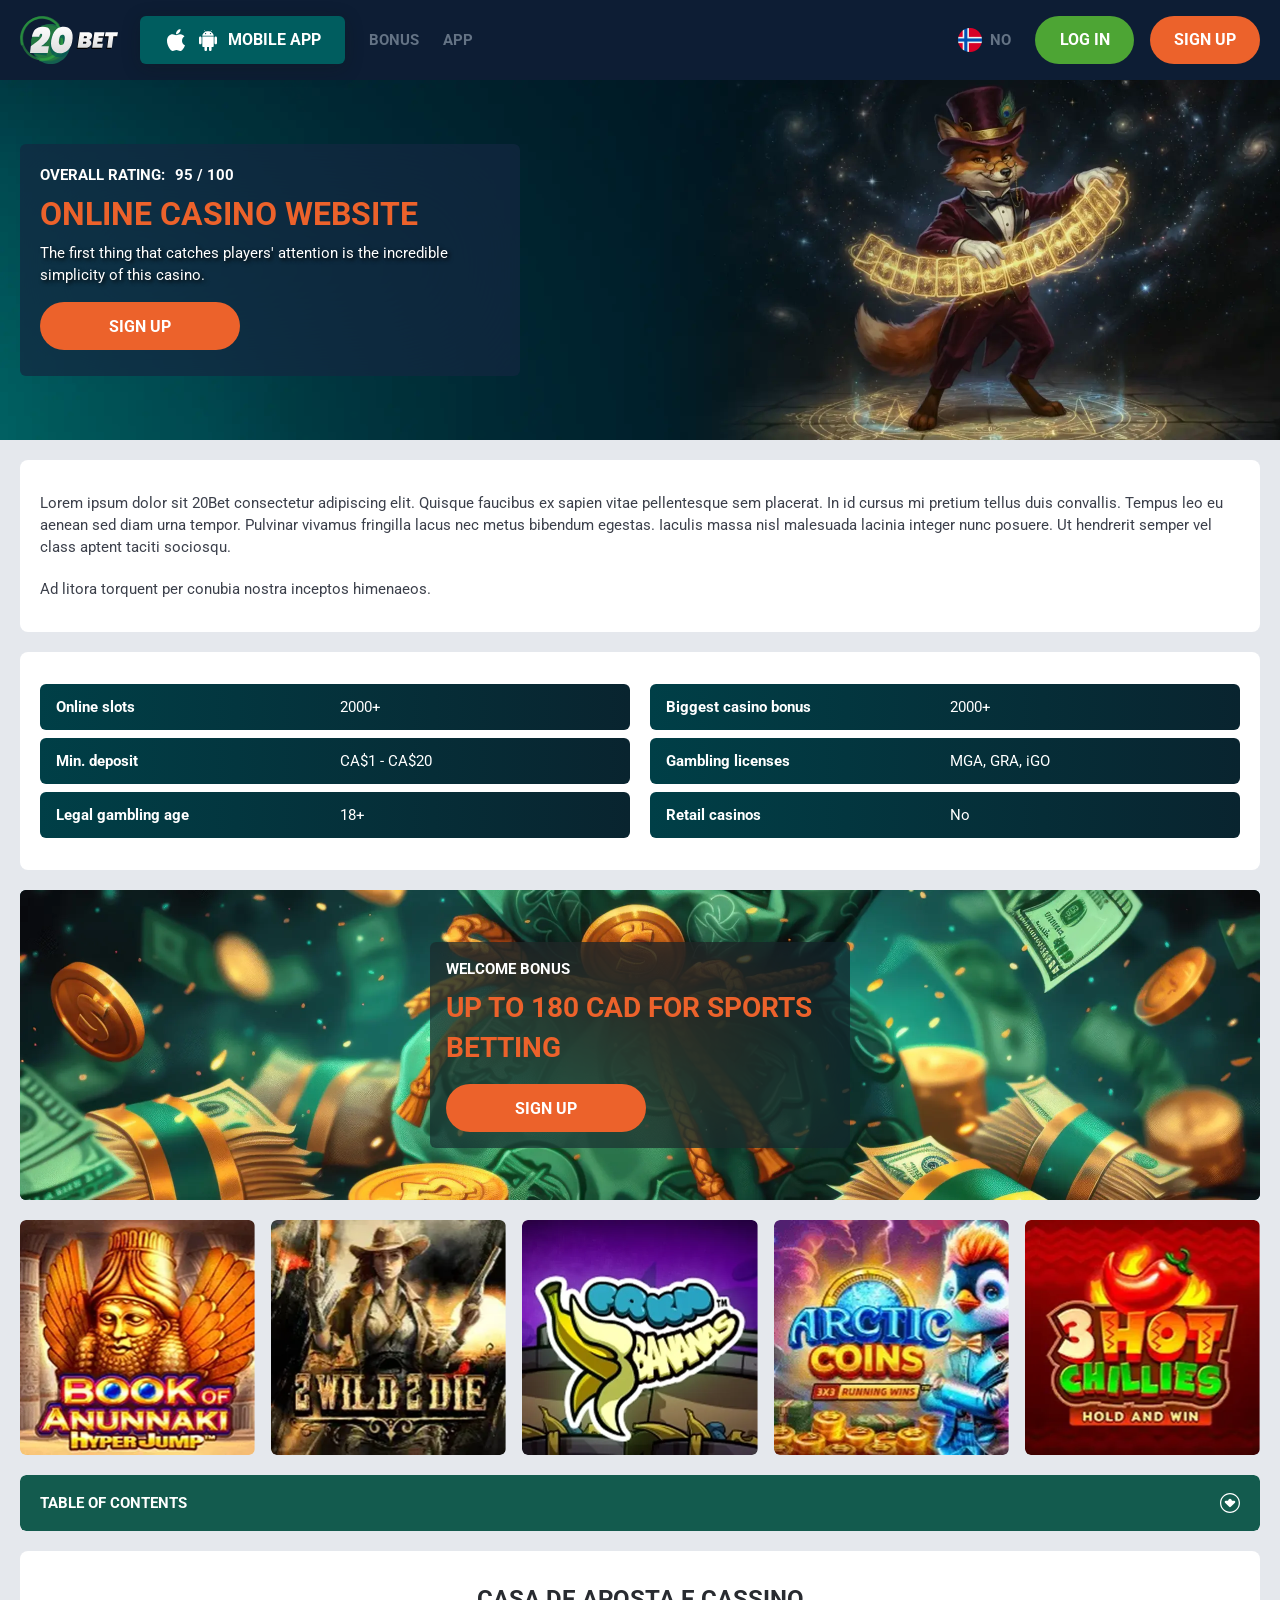
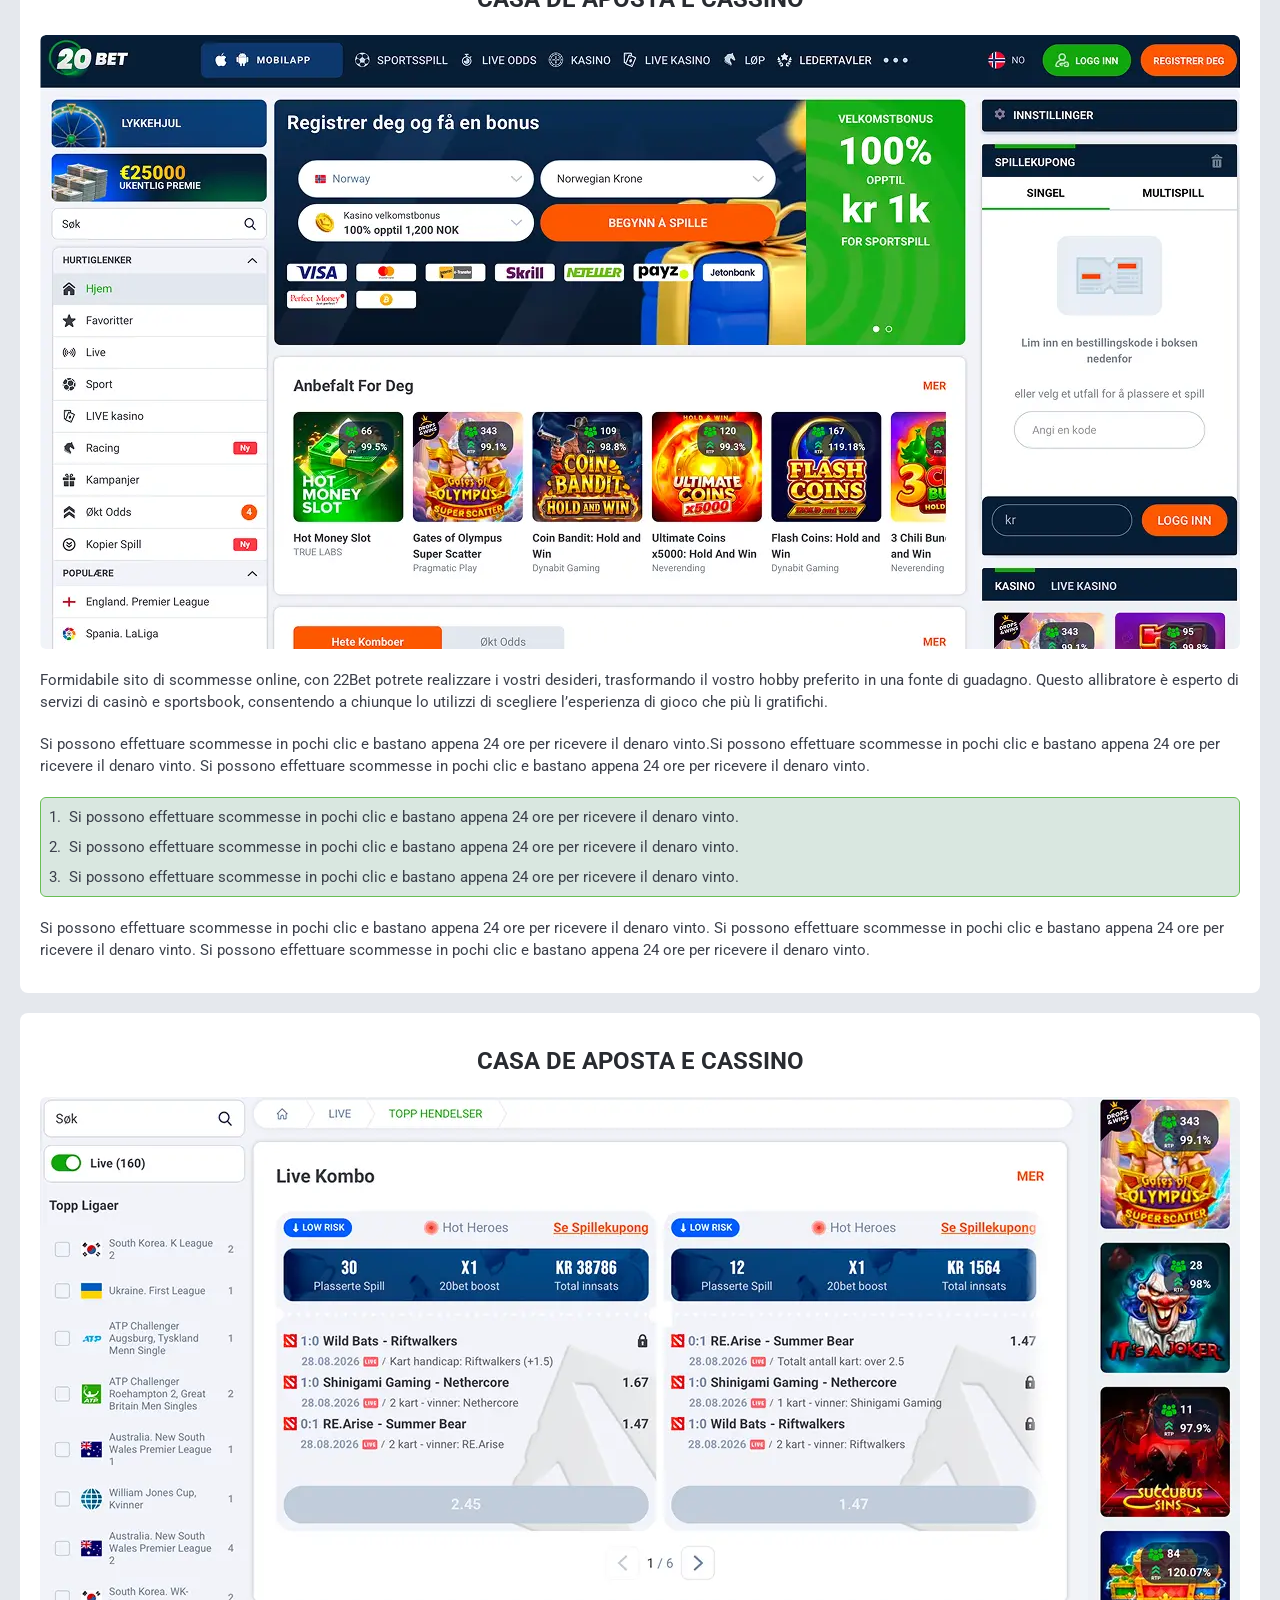
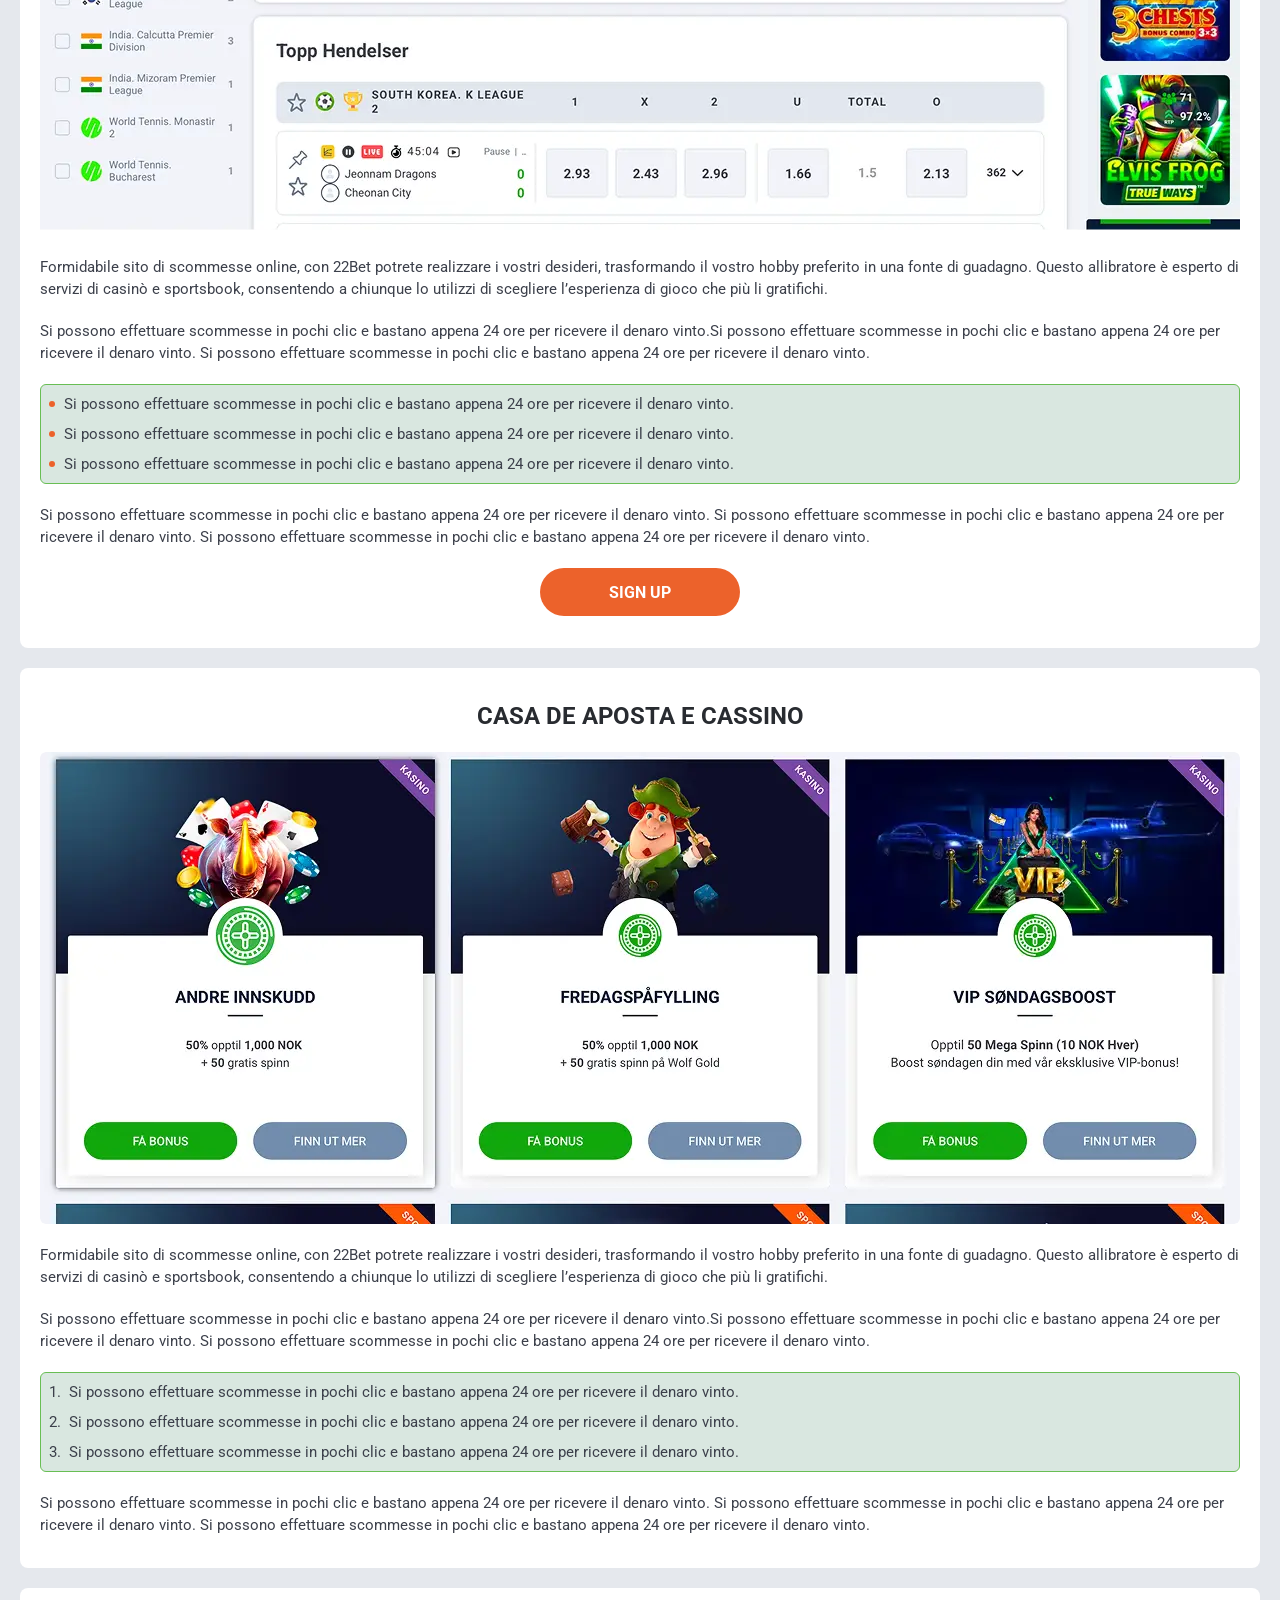
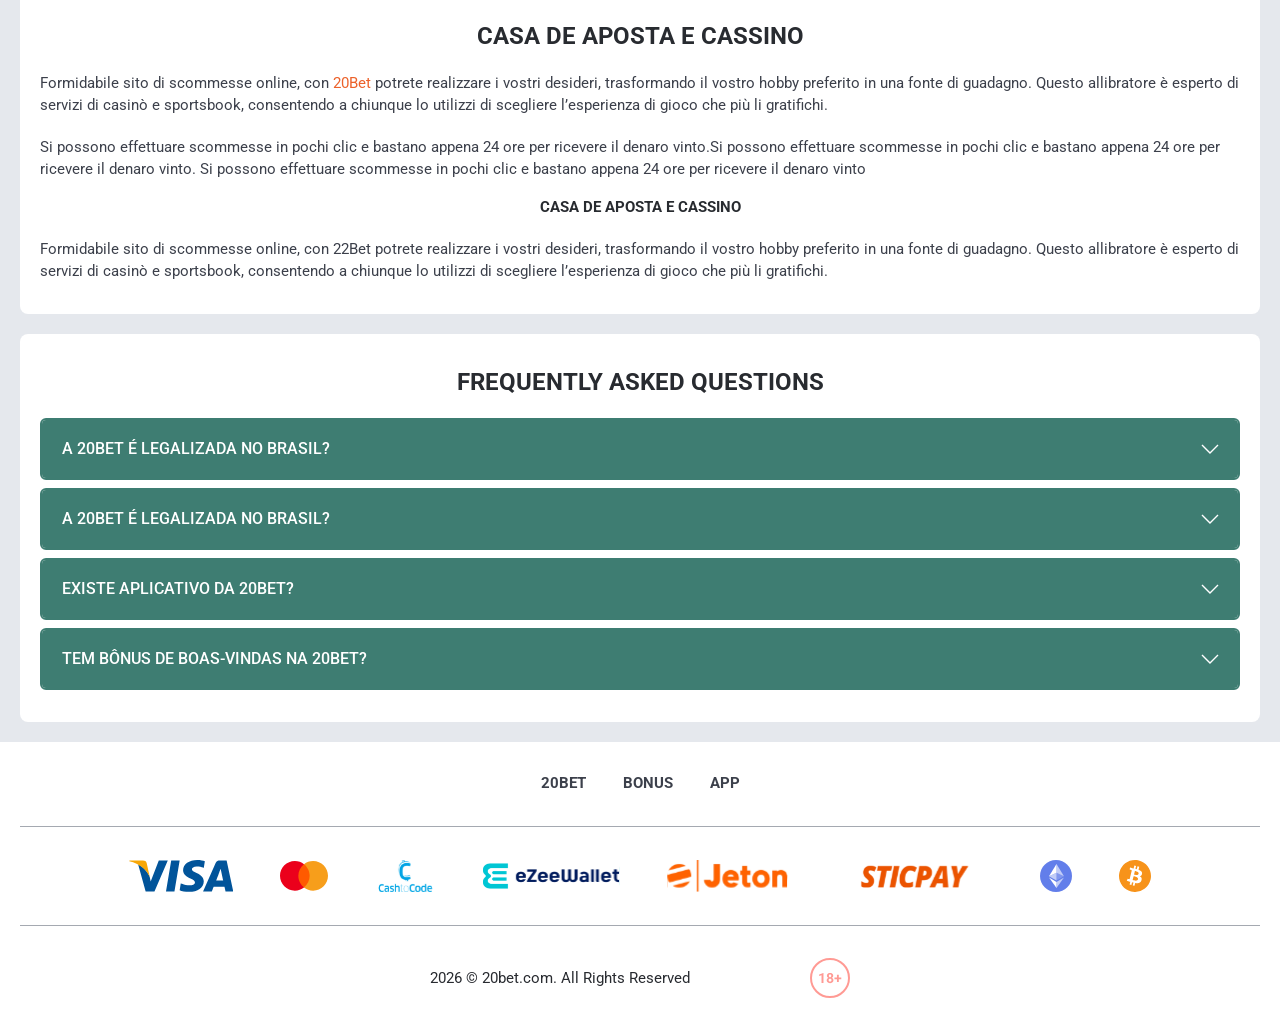
<file: index.html>
<!DOCTYPE html>
<html lang="no">
  <head>
    <meta charset="UTF-8" />
   
    <meta name="viewport" content="width=device-width, initial-scale=1.0" />
    <title>22Bet </title>
    <meta name="description" content />
    <meta property="og:site_name" content />
    <meta property="og:title" content />
    <meta property="og:type" content="website" />
    <meta property="og:url" content />
    <meta property="og:image" content />
    <meta property="og:image:alt" content />
    <meta property="og:locale" content="no" />
    <meta property="og:description" content />
    <link rel="preconnect" href="https://fonts.googleapis.com" />
    <link rel="preconnect" href="https://fonts.gstatic.com" crossorigin="anonymous" />
  <link href="https://fonts.googleapis.com/css2?family=Roboto:wght@100..900&display=swap" rel="stylesheet">
   <link rel="stylesheet" href="./css/reset.css" />
    <link rel="stylesheet" href="./css/main.css" />
    <link rel="stylesheet" href="./css/media.css"/>
    <link rel="icon" href="./images/Group.png" type="image/x-icon"/>
    <script
    src="https://code.jquery.com/jquery-3.6.1.min.js"
    integrity="sha256-o88AwQnZB+VDvE9tvIXrMQaPlFFSUTR+nldQm1LuPXQ="
    crossorigin="anonymous"
  ></script>
  </head>
  <body>
    <header class="header">
      <section class="content header__content">
        <a href="./index.html" class="logo header__logo"
          ><img src="./images/logo.svg" alt="logo" title
        /></a>
        <button class="header__btn-menu" >
          <svg width="16px" height="16px" viewBox="0 0 16 16" xmlns="http://www.w3.org/2000/svg">
              <rect y="0" width="16" height="3" rx="1.5"></rect>
              <rect y="6.5" width="16" height="3" rx="1.5"></rect>
              <rect y="13" width="16" height="3" rx="1.5"></rect>
            </svg>
        </button>
 <a href="" class="header__app">
          <span><img src="./images/main/apple-app.svg" alt="apple" title /></span>
          <span
            ><img src="./images/main/android-app.svg" alt="android" title
          /></span>
          <span>Mobile app</span>
        </a>
          <nav class="menu header__menu">
            <ul class="header__menu-list">
             
              <li>
                <a href="./bonus.html">
               Bonus
                </a>
              </li>
              
              <li>
                <a href="./app.html">
                 App
                </a>
              </li>
              
            </ul>
            <div class="header__button header__button-menu " >
              <a href="#" class="button  button__login-menu">log in</a>
              <a href="#" class="button button__menu">sign up</a>
            </div>
           
          </nav>
           <a href="#" class="header__flag">
                <span><img src="./images/flag.png" alt="flag" title /></span>
                <span>no</span>
              </a>
            <a href="#" class="button button__login">log in</a>
            <a href="#" class="button button__singup">sign up</a>
            
      </section>
    </header>
     <main class="main home main-page">
        <section class=" hero hero__page">
           
            <div class="background">
              <img src="./images/main/bg-main.webp" alt="hero" title />
              
            </div>
            <div class="hero__wrapper">
              <div class="hero__data">
                <div class="hero__rating" >
                  <p>Overall Rating:</p>
                 
                  <span >
                    <span >95</span>
                  <span>/</span> 
                  <span >100</span>
                  
                  </span>
                </div>
                <h1 class="title general hero__title">
                 Online Casino Website
                </h1>
                <p class="hero__text">The first thing that catches players' attention is the incredible simplicity of this casino.</p>
                <a href="#" class="button  hero__button">Sign Up</a>
               
              </div>
             
            </div>
          </section>
      <section class="main__wrap main__wrap-page">
       
       <section class="content__wrapper content__wrapper-page">

         
        
       
          <section class="content article">
            <p>
             Lorem ipsum dolor sit 20Bet consectetur adipiscing elit. Quisque faucibus ex sapien vitae pellentesque sem placerat. In id cursus mi pretium tellus duis convallis. Tempus leo eu aenean sed diam urna tempor. Pulvinar vivamus fringilla lacus nec metus bibendum egestas. Iaculis massa nisl malesuada lacinia integer nunc posuere. Ut hendrerit semper vel class aptent taciti sociosqu.
            </p>
            <p>
             Ad litora torquent per conubia nostra inceptos himenaeos.
            </p>
          </section>
         
            <section class="content features">
           
              <table class="features__table">
               <tbody class="features__group">
                 
                   <tr>
                   <td>Online slots</td>
                   <td>2000+</td>
                  </tr>
                  <tr>
                   <td>Biggest casino bonus</td>
                   <td>2000+</td>
                  </tr>
                  <tr>
                   <td>Min. deposit</td>
                   <td>CA$1 - CA$20</td>
                  </tr>
              
                     <tr>
                     <td>Gambling licenses</td>
                     <td>MGA, GRA, iGO</td>
                   </tr>
                   <tr>
                     <td>Legal gambling age</td>
                     <td>18+</td>
                   </tr>
                   <tr>
                     <td>Retail casinos</td>
                     <td>No</td>
                   </tr>
                
               </tbody>
             </table>
            
         
           </section>  
             <section class="content banner">
            <div class="background  ">
              
              <img src="./images/main/banner-main.webp" alt="banner" title /> 
             
            </div>
            <div class="banner__info">
              <p class="banner__subtitle">Welcome bonus</p>
              <h2 class="title high banner__title-main">
                  
               up to 180 CAD
for sports betting
              </h2>
            
              <a href="#" class="button banner__button">Sign Up</a>
            </div>
          </section>
           <section class="content casino">
           
              <ul class="casino__list">
                <li class="casino__item">
                   <a href="#"> <div class="casino__wrapper">
                      <img class="casino__img" src="./images/main/card-main1.webp" alt="" title>
                    <div class="casino__hover casino__hover-live">
                        
                        <div class="casino-box">
                            
                        <span href="#" class="button  casino__buttons">Play now</span>
                        </div>
                    </div>
                    </div></a>
                    
                </li>
                <li class="casino__item">
                    <a href="#"> <div class="casino__wrapper">
                      <img class="casino__img" src="./images/main/card-main2.webp" alt="" title>
                    <div class="casino__hover casino__hover-live">
                        
                        <div class="casino-box">
                            
                        <span href="#" class="button  casino__buttons">Play now</span>
                        </div>
                    </div>
                    </div></a>
              </li>
              <li class="casino__item">
                  <a href="#"> <div class="casino__wrapper">
                      <img class="casino__img" src="./images/main/card-main3.webp" alt="" title>
                    <div class="casino__hover casino__hover-live">
                        
                        <div class="casino-box">
                            
                        <span href="#" class="button  casino__buttons">Play now</span>
                        </div>
                    </div>
                    </div></a>
            </li>
             <li class="casino__item">
                 <a href="#"> <div class="casino__wrapper">
                      <img class="casino__img" src="./images/main/card-main4.webp" alt="" title>
                    <div class="casino__hover casino__hover-live">
                        
                        <div class="casino-box">
                            
                        <span href="#" class="button  casino__buttons">Play now</span>
                        </div>
                    </div>
                    </div></a>
            </li>
             <li class="casino__item">
                  <a href="#"> <div class="casino__wrapper">
                      <img class="casino__img" src="./images/main/card-main5.webp" alt="" title>
                    <div class="casino__hover casino__hover-live">
                        
                        <div class="casino-box">
                            
                        <span href="#" class="button  casino__buttons">Play now</span>
                        </div>
                    </div>
                    </div></a>
            </li>
               
              </ul>
         </section>
              <section class="content menu-review__content">
              

            
                <div class="menu__review-desk menu__review-content">Table of Contents</div>
                <ul class="menu__review menu__review-list">
                  <li><a href="#">Casa de Aposta e Cassino</a></li>
                    <li><a href="#">Casa de Aposta e Cassino</a></li>
                      <li><a href="#">Casa de Aposta e Cassino</a></li>
                        <li><a href="#">Casa de Aposta e Cassino</a></li>
                          <li><a href="#">Frequently Asked Questions</a></li>
                 
                </ul>
             
          
          </section>
          
        
          <section class="content article">
            <h2 class="title high article__title">Casa de Aposta e Cassino</h2>
             <div class="images">
              <img src="./images/main/image1-main.webp" alt="banner" title />
            </div>
            <p>
             Formidabile sito di scommesse online, con 22Bet potrete realizzare i vostri desideri, trasformando il vostro hobby preferito in una fonte di guadagno. Questo allibratore è esperto di servizi di casinò e sportsbook, consentendo a chiunque lo utilizzi di scegliere l’esperienza di gioco che più li gratifichi.
            </p>
            <p>
             Si possono effettuare scommesse in pochi clic e bastano appena 24 ore per ricevere il denaro vinto.Si possono effettuare scommesse in pochi clic e bastano appena 24 ore per ricevere il denaro vinto. Si possono effettuare scommesse in pochi clic e bastano appena 24 ore per ricevere il denaro vinto.
            </p>
           <ol>
              <li>Si possono effettuare scommesse in pochi clic e bastano appena 24 ore per ricevere il denaro vinto.</li>
              <li>Si possono effettuare scommesse in pochi clic e bastano appena 24 ore per ricevere il denaro vinto.</li>
              <li>Si possono effettuare scommesse in pochi clic e bastano appena 24 ore per ricevere il denaro vinto.</li>
            </ol>
            <p>Si possono effettuare scommesse in pochi clic e bastano appena 24 ore per ricevere il denaro vinto. Si possono effettuare scommesse in pochi clic e bastano appena 24 ore per ricevere il denaro vinto. Si possono effettuare scommesse in pochi clic e bastano appena 24 ore per ricevere il denaro vinto.</p>
          </section>
           <section class="content article">
            <h2 class="title high article__title">Casa de Aposta e Cassino</h2>
             <div class="images">
              <img src="./images/main/image2-main.webp" alt="banner" title />
            </div>
            <p>
             Formidabile sito di scommesse online, con 22Bet potrete realizzare i vostri desideri, trasformando il vostro hobby preferito in una fonte di guadagno. Questo allibratore è esperto di servizi di casinò e sportsbook, consentendo a chiunque lo utilizzi di scegliere l’esperienza di gioco che più li gratifichi.
            </p>
            <p>
             Si possono effettuare scommesse in pochi clic e bastano appena 24 ore per ricevere il denaro vinto.Si possono effettuare scommesse in pochi clic e bastano appena 24 ore per ricevere il denaro vinto. Si possono effettuare scommesse in pochi clic e bastano appena 24 ore per ricevere il denaro vinto.
            </p>
           <ul>
              <li>Si possono effettuare scommesse in pochi clic e bastano appena 24 ore per ricevere il denaro vinto.</li>
              <li>Si possono effettuare scommesse in pochi clic e bastano appena 24 ore per ricevere il denaro vinto.</li>
              <li>Si possono effettuare scommesse in pochi clic e bastano appena 24 ore per ricevere il denaro vinto.</li>
            </ul>
            <p>Si possono effettuare scommesse in pochi clic e bastano appena 24 ore per ricevere il denaro vinto. Si possono effettuare scommesse in pochi clic e bastano appena 24 ore per ricevere il denaro vinto. Si possono effettuare scommesse in pochi clic e bastano appena 24 ore per ricevere il denaro vinto.</p>
         <a href="#" class="button">Sign Up</a>
          </section>
           <section class="content article">
            <h2 class="title high article__title">Casa de Aposta e Cassino</h2>
             <div class="images">
              <img src="./images/main/image3-main.webp" alt="banner" title />
            </div>
            <p>
             Formidabile sito di scommesse online, con 22Bet potrete realizzare i vostri desideri, trasformando il vostro hobby preferito in una fonte di guadagno. Questo allibratore è esperto di servizi di casinò e sportsbook, consentendo a chiunque lo utilizzi di scegliere l’esperienza di gioco che più li gratifichi.
            </p>
            <p>
             Si possono effettuare scommesse in pochi clic e bastano appena 24 ore per ricevere il denaro vinto.Si possono effettuare scommesse in pochi clic e bastano appena 24 ore per ricevere il denaro vinto. Si possono effettuare scommesse in pochi clic e bastano appena 24 ore per ricevere il denaro vinto.
            </p>
           <ol>
              <li>Si possono effettuare scommesse in pochi clic e bastano appena 24 ore per ricevere il denaro vinto.</li>
              <li>Si possono effettuare scommesse in pochi clic e bastano appena 24 ore per ricevere il denaro vinto.</li>
              <li>Si possono effettuare scommesse in pochi clic e bastano appena 24 ore per ricevere il denaro vinto.</li>
            </ol>
            <p>Si possono effettuare scommesse in pochi clic e bastano appena 24 ore per ricevere il denaro vinto. Si possono effettuare scommesse in pochi clic e bastano appena 24 ore per ricevere il denaro vinto. Si possono effettuare scommesse in pochi clic e bastano appena 24 ore per ricevere il denaro vinto.</p>
          </section>
           <section class="content article">
            <h2 class="title high article__title">Casa de Aposta e Cassino</h2>
            <p>Formidabile sito di scommesse online, con <a href="#">20Bet</a> potrete realizzare i vostri desideri, trasformando il vostro hobby preferito in una fonte di guadagno. Questo allibratore è esperto di servizi di casinò e sportsbook, consentendo a chiunque lo utilizzi di scegliere l’esperienza di gioco che più li gratifichi.</p>
            <p>Si possono effettuare scommesse in pochi clic e bastano appena 24 ore per ricevere il denaro vinto.Si possono effettuare scommesse in pochi clic e bastano appena 24 ore per ricevere il denaro vinto. Si possono effettuare scommesse in pochi clic e bastano appena 24 ore per ricevere il denaro vinto</p>
            <h3>Casa de Aposta e Cassino</h3>
            <p>Formidabile sito di scommesse online, con 22Bet potrete realizzare i vostri desideri, trasformando il vostro hobby preferito in una fonte di guadagno. Questo allibratore è esperto di servizi di casinò e sportsbook, consentendo a chiunque lo utilizzi di scegliere l’esperienza di gioco che più li gratifichi.</p>
           </section>

          <section class="content faq">
            <h2 class="title high faq__title">Frequently Asked Questions</h2>
            <ul class="faq__list " >
              <li class="faq__item"  >
                <h3 class="title medium faq__subtitle js-button-expander js-button-expander--faq"  >A 20Bet é legalizada no Brasil?
                 </h3>
                <div  class="faq__answer js-expand-content js-expand-content--faq" >
                  <p  >
                    Sim, a casa de apostas tem licença emitida por Curaçao, que é reconhecida no Brasil e a permite atuar por aqui.
                  </p>
                </div>
              </li>
              <li class="faq__item"  >
                <h3 class="title medium faq__subtitle js-button-expander js-button-expander--faq"  >A 20Bet é legalizada no Brasil?</h3>
                <div class="faq__answer js-expand-content js-expand-content--faq" >
                  <p  >
                    Sim, a casa de apostas tem licença emitida por Curaçao, que é reconhecida no Brasil e a permite atuar por aqui.
                  </p>
                </div>
              </li> 
              <li class="faq__item"  >
                <h3 class="title medium faq__subtitle js-button-expander js-button-expander--faq"  >Existe aplicativo da 20Bet?</h3>
                <div class="faq__answer js-expand-content js-expand-content--faq" >
                  <p  >
                   Sim, disponível para sistemas operacionais iOS e Android.
                  </p>
                </div>
              </li> 
              <li class="faq__item"  >
                <h3 class="title medium faq__subtitle js-button-expander js-button-expander--faq"  >Tem bônus de boas-vindas na 20Bet?</h3>
                <div class="faq__answer js-expand-content js-expand-content--faq" >
                  <p  >
                   O pacote especial para novos usuários da 20Bet paga 100% sobre o primeiro depósito, com limite de 600 BRL.
                  </p>
                </div>
              </li> 
             
            </ul>
          </section>
          
        </section> 
      
        <div class=""  onclick="scrollToTop()">
          <button class="main__arrow" id="scrollToTopBtn"></button>
        </div> 
        
      </section>
    </main> 
     <footer class=" footer ">
      <section class="content footer__content">
        <ul class="footer__menu">
         <li><a href="/">20Bet</a></li>
         <li><a href="./bonus.html">Bonus</a></li>
         <li><a href="./app.html">app</a></li>
       
        </ul>
       
          <ul class="footer__cards-list">
           
            <li>
              <a href="#"
                ><img src="./images/footer-img1.svg" alt="cardpay" title
              /></a>
            </li>
             <li>
              <a href="#"
                ><img src="./images/footer-img2.svg" alt="cardpay" title
              /></a>
            </li>
            <li>
              <a href="#"
                ><img src="./images/footer-img3.svg" alt="cardpay" title
              /></a>
            </li>
             <li>
              <a href="#"
                ><img src="./images/footer-img4.svg" alt="cardpay" title
              /></a>
            </li>
             <li>
              <a href="#"
                ><img src="./images/footer-img5.svg" alt="cardpay" title
              /></a>
            </li>
             <li>
              <a href="#"
                ><img src="./images/footer-img6.svg" alt="cardpay" title
              /></a>
            </li>
             <li>
              <a href="#"
                ><img src="./images/footer-img7.svg" alt="cardpay" title
              /></a>
            </li>
             <li>
              <a href="#"
                ><img src="./images/footer-img8.svg" alt="cardpay" title
              /></a>
            </li>
          </ul>
       
        <div class="footer__wrapp">
          <div class="footer__text">
           
            <p>2026 &copy; 20bet.com. All Rights Reserved
</p>
           
          </div>
          <div class="footer__age">
            <img src="./images/age.svg" alt="age" title />
          </div>
        </div>
      
      </section>
    </footer>
    <script src="./js/arrowUp.js" defer></script>
    <script src="./js/sidebar.js" defer></script>
    <script src="./js/expander.js" defer></script>
    <script src="./js/mobile-menu.js" defer></script>
  
  </body>
</html>
</file>
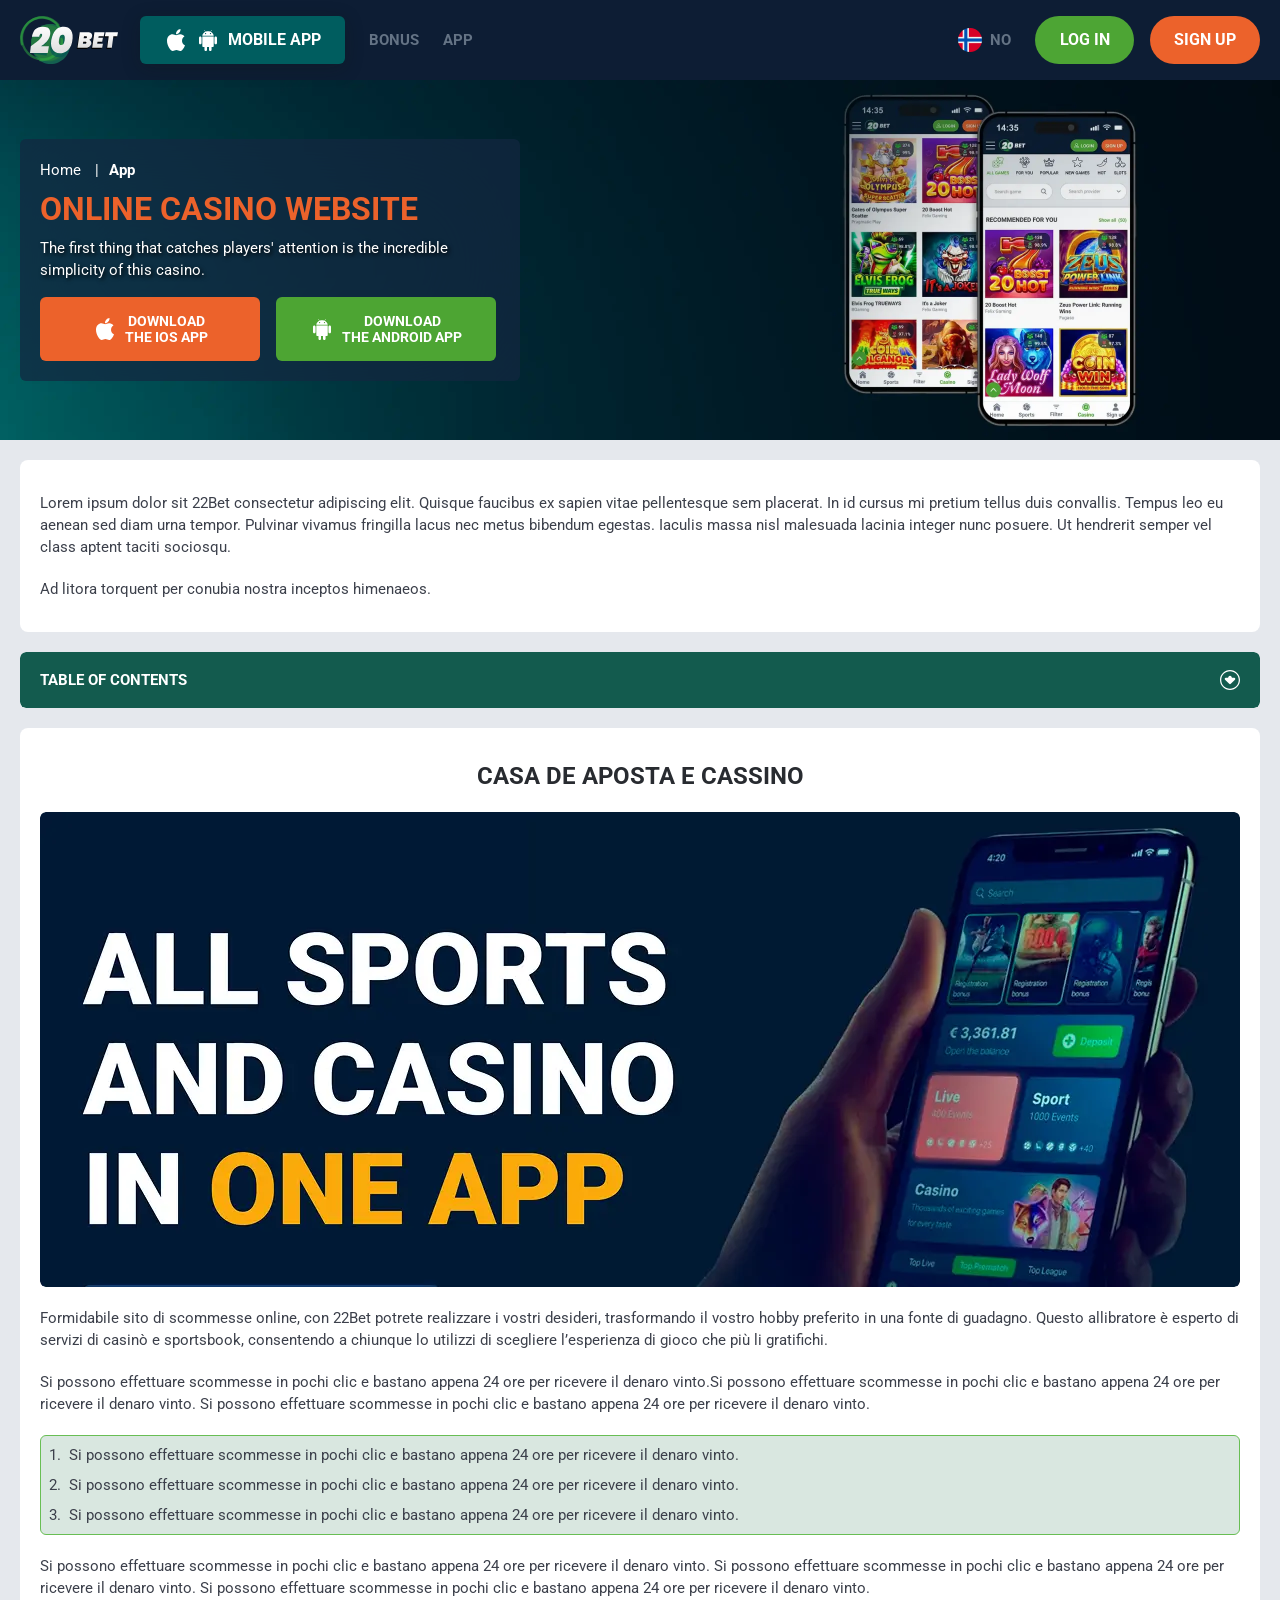
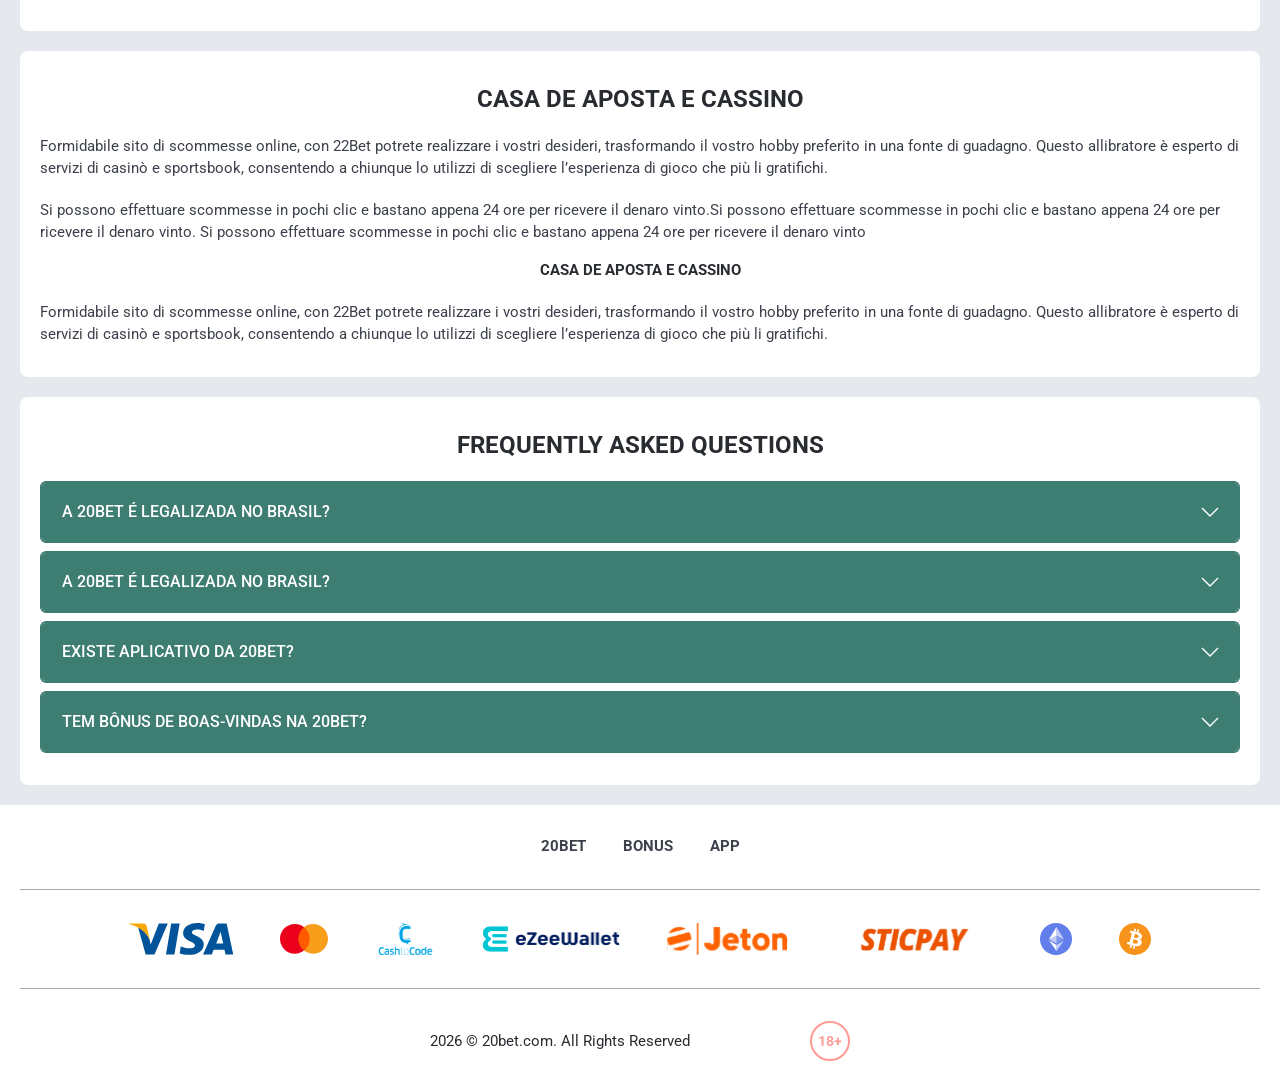
<file: app.html>
<!DOCTYPE html>
<html lang="no">
  <head>
    <meta charset="UTF-8" />
   
    <meta name="viewport" content="width=device-width, initial-scale=1.0" />
    <title>22Bet </title>
    <meta name="description" content />
    <meta property="og:site_name" content />
    <meta property="og:title" content />
    <meta property="og:type" content="website" />
    <meta property="og:url" content />
    <meta property="og:image" content />
    <meta property="og:image:alt" content />
    <meta property="og:locale" content="no" />
    <meta property="og:description" content />
    <link rel="preconnect" href="https://fonts.googleapis.com" />
    <link rel="preconnect" href="https://fonts.gstatic.com" crossorigin="anonymous" />
 <link href="https://fonts.googleapis.com/css2?family=Roboto:wght@100..900&display=swap" rel="stylesheet">
  
   <link rel="stylesheet" href="./css/reset.css" />
    <link rel="stylesheet" href="./css/main.css" />
    <link rel="stylesheet" href="./css/media.css"/>
    <link rel="icon" href="./images/Group.png" type="image/x-icon"/>
    <script
    src="https://code.jquery.com/jquery-3.6.1.min.js"
    integrity="sha256-o88AwQnZB+VDvE9tvIXrMQaPlFFSUTR+nldQm1LuPXQ="
    crossorigin="anonymous"
  ></script>
  </head>
  <body>
    <header class="header">
      <section class="content header__content">
        <a href="./index.html" class="logo header__logo"
          ><img src="./images/logo.svg" alt="logo" title
        /></a>
        <button class="header__btn-menu" >
          <svg width="16px" height="16px" viewBox="0 0 16 16" xmlns="http://www.w3.org/2000/svg">
              <rect y="0" width="16" height="3" rx="1.5"></rect>
              <rect y="6.5" width="16" height="3" rx="1.5"></rect>
              <rect y="13" width="16" height="3" rx="1.5"></rect>
            </svg>
        </button>
<a href="" class="header__app">
          <span><img src="./images/main/apple-app.svg" alt="apple" title /></span>
          <span
            ><img src="./images/main/android-app.svg" alt="android" title
          /></span>
          <span>Mobile app</span>
        </a>
          <nav class="menu header__menu">
         <ul class="header__menu-list">
             
              <li>
                <a href="./bonus.html">
               Bonus
                </a>
              </li>
              
              <li>
                <a href="./app.html">
                 App
                </a>
              </li>
              
            </ul>
            <div class="header__button header__button-menu " >
              <a href="#" class="button  button__login-menu">log in</a>
              <a href="#" class="button button__menu">sign up</a>
            </div>
           
          </nav>
           <a href="#" class="header__flag">
                <span><img src="./images/flag.png" alt="flag" title /></span>
                <span>no</span>
              </a>
            <a href="#" class="button button__login">log in</a>
            <a href="#" class="button button__singup">sign up</a>
          
      </section>
    </header>
     <main class="main home main-page">
        <section class=" hero hero__page hero__page-app">
           
            <div class="background background-page">
              <img src="./images/app/bg-app.webp" alt="hero" title />
              
            </div>
            <div class="hero__wrapper hero__wrapper-page">
              <div class="hero__data hero__data-app">
                <ul
                class="breadcrumbs "
                
              >
                <li
                  
                >
                  <a href="/" >
                    <span >Home</span></a
                  >
                 
                </li>
                <li
                  
                >
                  <a href="#" > <span >App</span></a>
                 
                </li>
              </ul>
                <h1 class="title general hero__title">
                  Online Casino Website
                </h1>
                 <p class="hero__text">The first thing that catches players' attention is the incredible simplicity of this casino.</p>
               
              <div class="banner__content banner__content-app">
             
                  <a href="#" class="banner__btn banner__btn-app">
                    <img src="./images/main/apple-app.svg" alt="icon" title>
                   Download </br>
THE IOS APP
                  </a>
                  <a href="#" class="banner__btn banner__btn-android"
                    > <img src="./images/main/android-app.svg" alt="icon" title>Download </br>
THE Android  APP </a
                  >
                </div>
              </div>
             
            </div>
          </section>
      <section class="main__wrap main__wrap-page">
       
       <section class="content__wrapper content__wrapper-page">

         
        
       
          <section class="content article">
            <p>
             Lorem ipsum dolor sit 22Bet consectetur adipiscing elit. Quisque faucibus ex sapien vitae pellentesque sem placerat. In id cursus mi pretium tellus duis convallis. Tempus leo eu aenean sed diam urna tempor. Pulvinar vivamus fringilla lacus nec metus bibendum egestas. Iaculis massa nisl malesuada lacinia integer nunc posuere. Ut hendrerit semper vel class aptent taciti sociosqu.
            </p>
            <p>
             Ad litora torquent per conubia nostra inceptos himenaeos.
            </p>
          </section>
         
              <section class="content menu-review__content">
              

            
                <div class="menu__review-desk menu__review-content">Table of Contents</div>
                <ul class="menu__review menu__review-list">
                  <li><a href="#">Casa de Aposta e Cassino</a></li>
                    <li><a href="#">Casa de Aposta e Cassino</a></li>
                      <li><a href="#">Casa de Aposta e Cassino</a></li>
                        <li><a href="#">Casa de Aposta e Cassino</a></li>
                          <li><a href="#">Frequently Asked Questions</a></li>
                 
                </ul>
             
          
          </section>
          
        
          <section class="content article">
            <h2 class="title high article__title">Casa de Aposta e Cassino</h2>
             <div class="images">
              <img src="./images/app/image1-app.webp" alt="banner" title />
            </div>
            <p>
             Formidabile sito di scommesse online, con 22Bet potrete realizzare i vostri desideri, trasformando il vostro hobby preferito in una fonte di guadagno. Questo allibratore è esperto di servizi di casinò e sportsbook, consentendo a chiunque lo utilizzi di scegliere l’esperienza di gioco che più li gratifichi.
            </p>
            <p>
             Si possono effettuare scommesse in pochi clic e bastano appena 24 ore per ricevere il denaro vinto.Si possono effettuare scommesse in pochi clic e bastano appena 24 ore per ricevere il denaro vinto. Si possono effettuare scommesse in pochi clic e bastano appena 24 ore per ricevere il denaro vinto.
            </p>
           <ol>
              <li>Si possono effettuare scommesse in pochi clic e bastano appena 24 ore per ricevere il denaro vinto.</li>
              <li>Si possono effettuare scommesse in pochi clic e bastano appena 24 ore per ricevere il denaro vinto.</li>
              <li>Si possono effettuare scommesse in pochi clic e bastano appena 24 ore per ricevere il denaro vinto.</li>
            </ol>
            <p>Si possono effettuare scommesse in pochi clic e bastano appena 24 ore per ricevere il denaro vinto. Si possono effettuare scommesse in pochi clic e bastano appena 24 ore per ricevere il denaro vinto. Si possono effettuare scommesse in pochi clic e bastano appena 24 ore per ricevere il denaro vinto.</p>
          </section>
         
         
           <section class="content article">
            <h2 class="title high article__title">Casa de Aposta e Cassino</h2>
            <p>Formidabile sito di scommesse online, con 22Bet potrete realizzare i vostri desideri, trasformando il vostro hobby preferito in una fonte di guadagno. Questo allibratore è esperto di servizi di casinò e sportsbook, consentendo a chiunque lo utilizzi di scegliere l’esperienza di gioco che più li gratifichi.</p>
            <p>Si possono effettuare scommesse in pochi clic e bastano appena 24 ore per ricevere il denaro vinto.Si possono effettuare scommesse in pochi clic e bastano appena 24 ore per ricevere il denaro vinto. Si possono effettuare scommesse in pochi clic e bastano appena 24 ore per ricevere il denaro vinto</p>
            <h3>Casa de Aposta e Cassino</h3>
            <p>Formidabile sito di scommesse online, con 22Bet potrete realizzare i vostri desideri, trasformando il vostro hobby preferito in una fonte di guadagno. Questo allibratore è esperto di servizi di casinò e sportsbook, consentendo a chiunque lo utilizzi di scegliere l’esperienza di gioco che più li gratifichi.</p>
           </section>

          <section class="content faq">
            <h2 class="title high faq__title">Frequently Asked Questions</h2>
            <ul class="faq__list " >
              <li class="faq__item"  >
                <h3 class="title medium faq__subtitle js-button-expander js-button-expander--faq"  >A 20Bet é legalizada no Brasil?
                 </h3>
                <div  class="faq__answer js-expand-content js-expand-content--faq" >
                  <p  >
                    Sim, a casa de apostas tem licença emitida por Curaçao, que é reconhecida no Brasil e a permite atuar por aqui.
                  </p>
                </div>
              </li>
              <li class="faq__item"  >
                <h3 class="title medium faq__subtitle js-button-expander js-button-expander--faq"  >A 20Bet é legalizada no Brasil?</h3>
                <div class="faq__answer js-expand-content js-expand-content--faq" >
                  <p  >
                    Sim, a casa de apostas tem licença emitida por Curaçao, que é reconhecida no Brasil e a permite atuar por aqui.
                  </p>
                </div>
              </li> 
              <li class="faq__item"  >
                <h3 class="title medium faq__subtitle js-button-expander js-button-expander--faq"  >Existe aplicativo da 20Bet?</h3>
                <div class="faq__answer js-expand-content js-expand-content--faq" >
                  <p  >
                   Sim, disponível para sistemas operacionais iOS e Android.
                  </p>
                </div>
              </li> 
              <li class="faq__item"  >
                <h3 class="title medium faq__subtitle js-button-expander js-button-expander--faq"  >Tem bônus de boas-vindas na 20Bet?</h3>
                <div class="faq__answer js-expand-content js-expand-content--faq" >
                  <p  >
                   O pacote especial para novos usuários da 20Bet paga 100% sobre o primeiro depósito, com limite de 600 BRL.
                  </p>
                </div>
              </li> 
             
            </ul>
          </section>
          
        </section> 
      
        <div class=""  onclick="scrollToTop()">
          <button class="main__arrow" id="scrollToTopBtn"></button>
        </div> 
        
      </section>
    </main> 
  <footer class=" footer ">
      <section class="content footer__content">
        <ul class="footer__menu">
         <li><a href="/">20Bet</a></li>
         <li><a href="./bonus.html">Bonus</a></li>
         <li><a href="./app.html">app</a></li>
       
        </ul>
       
          <ul class="footer__cards-list">
           
            <li>
              <a href="#"
                ><img src="./images/footer-img1.svg" alt="cardpay" title
              /></a>
            </li>
             <li>
              <a href="#"
                ><img src="./images/footer-img2.svg" alt="cardpay" title
              /></a>
            </li>
            <li>
              <a href="#"
                ><img src="./images/footer-img3.svg" alt="cardpay" title
              /></a>
            </li>
             <li>
              <a href="#"
                ><img src="./images/footer-img4.svg" alt="cardpay" title
              /></a>
            </li>
             <li>
              <a href="#"
                ><img src="./images/footer-img5.svg" alt="cardpay" title
              /></a>
            </li>
             <li>
              <a href="#"
                ><img src="./images/footer-img6.svg" alt="cardpay" title
              /></a>
            </li>
             <li>
              <a href="#"
                ><img src="./images/footer-img7.svg" alt="cardpay" title
              /></a>
            </li>
             <li>
              <a href="#"
                ><img src="./images/footer-img8.svg" alt="cardpay" title
              /></a>
            </li>
          </ul>
       
        <div class="footer__wrapp">
          <div class="footer__text">
           
            <p>2026 &copy; 20bet.com. All Rights Reserved
</p>
           
          </div>
          <div class="footer__age">
            <img src="./images/age.svg" alt="age" title />
          </div>
        </div>
      
      </section>
    </footer>
    <script src="./js/arrowUp.js" defer></script>
    <script src="./js/sidebar.js" defer></script>
    <script src="./js/expander.js" defer></script>
    <script src="./js/mobile-menu.js" defer></script>
    <!-- <script src="./js/clock.js" defer></script> -->
  </body>
</html>
</file>
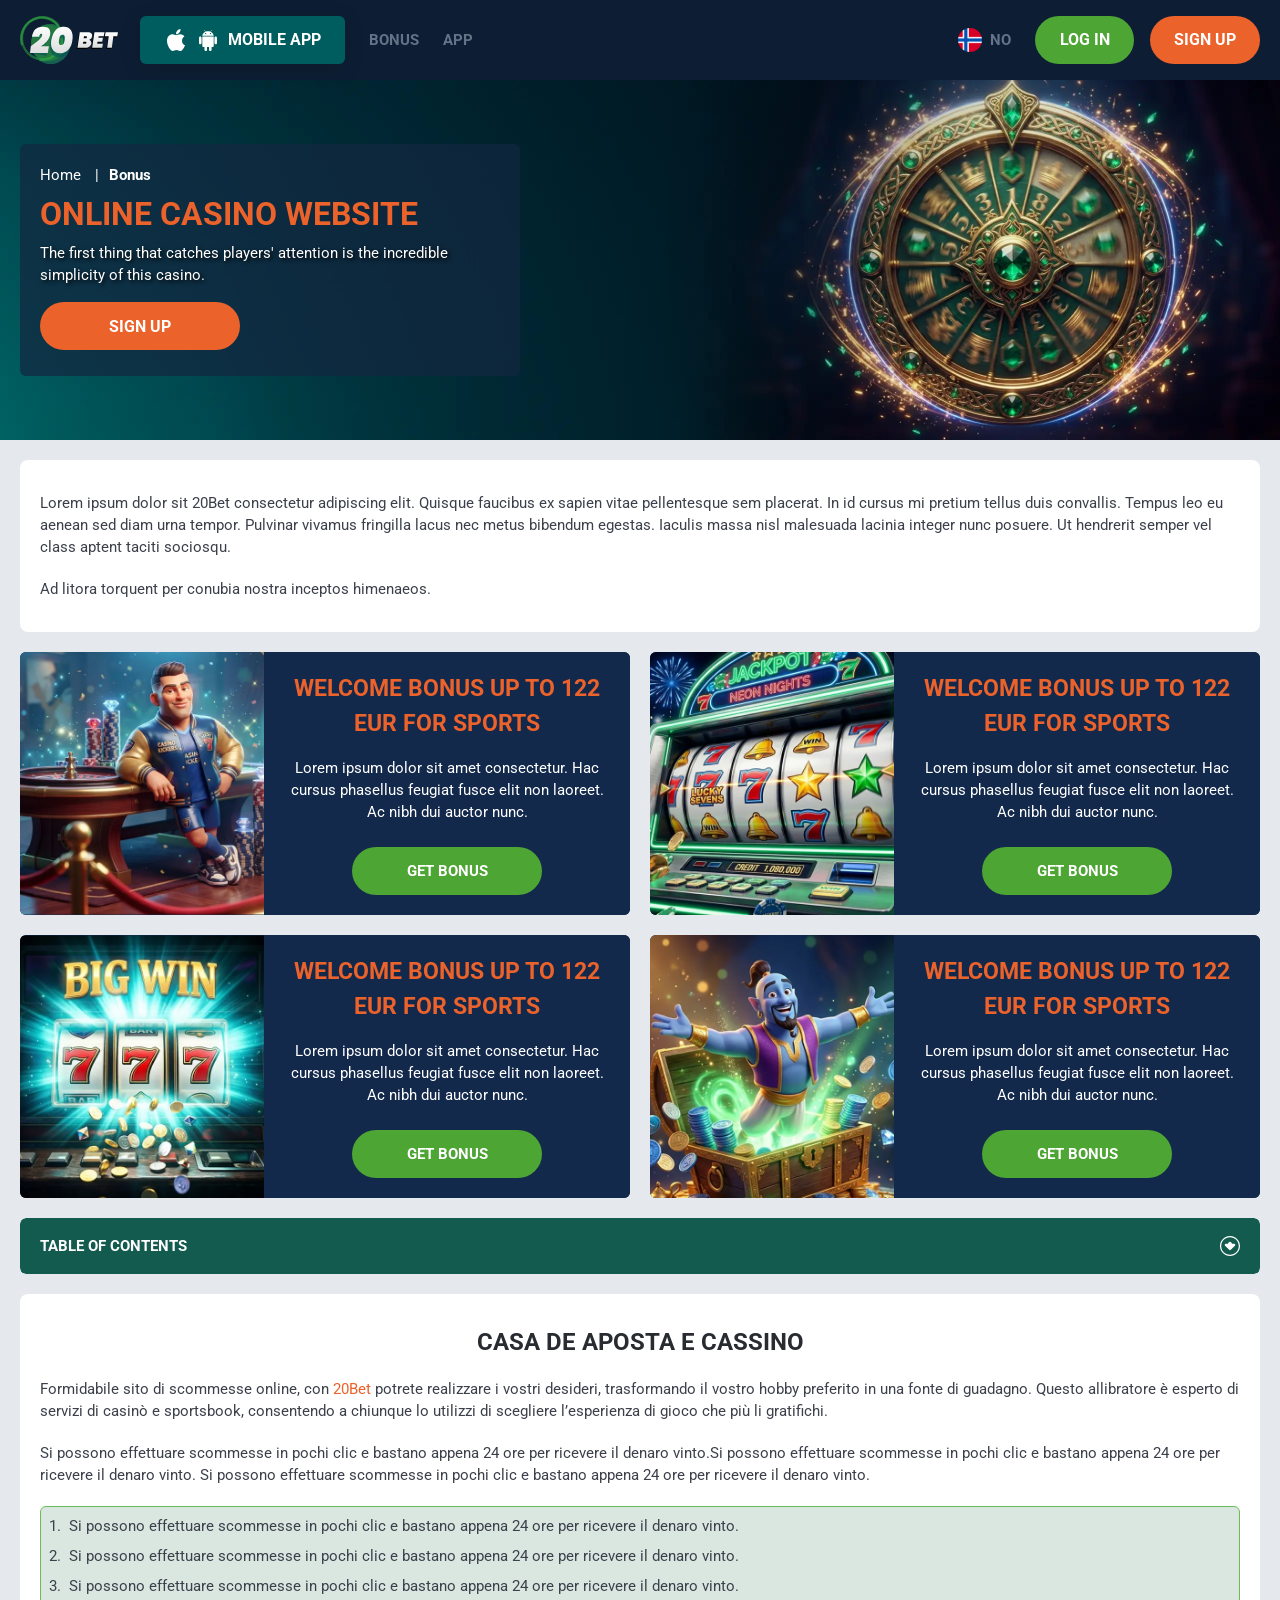
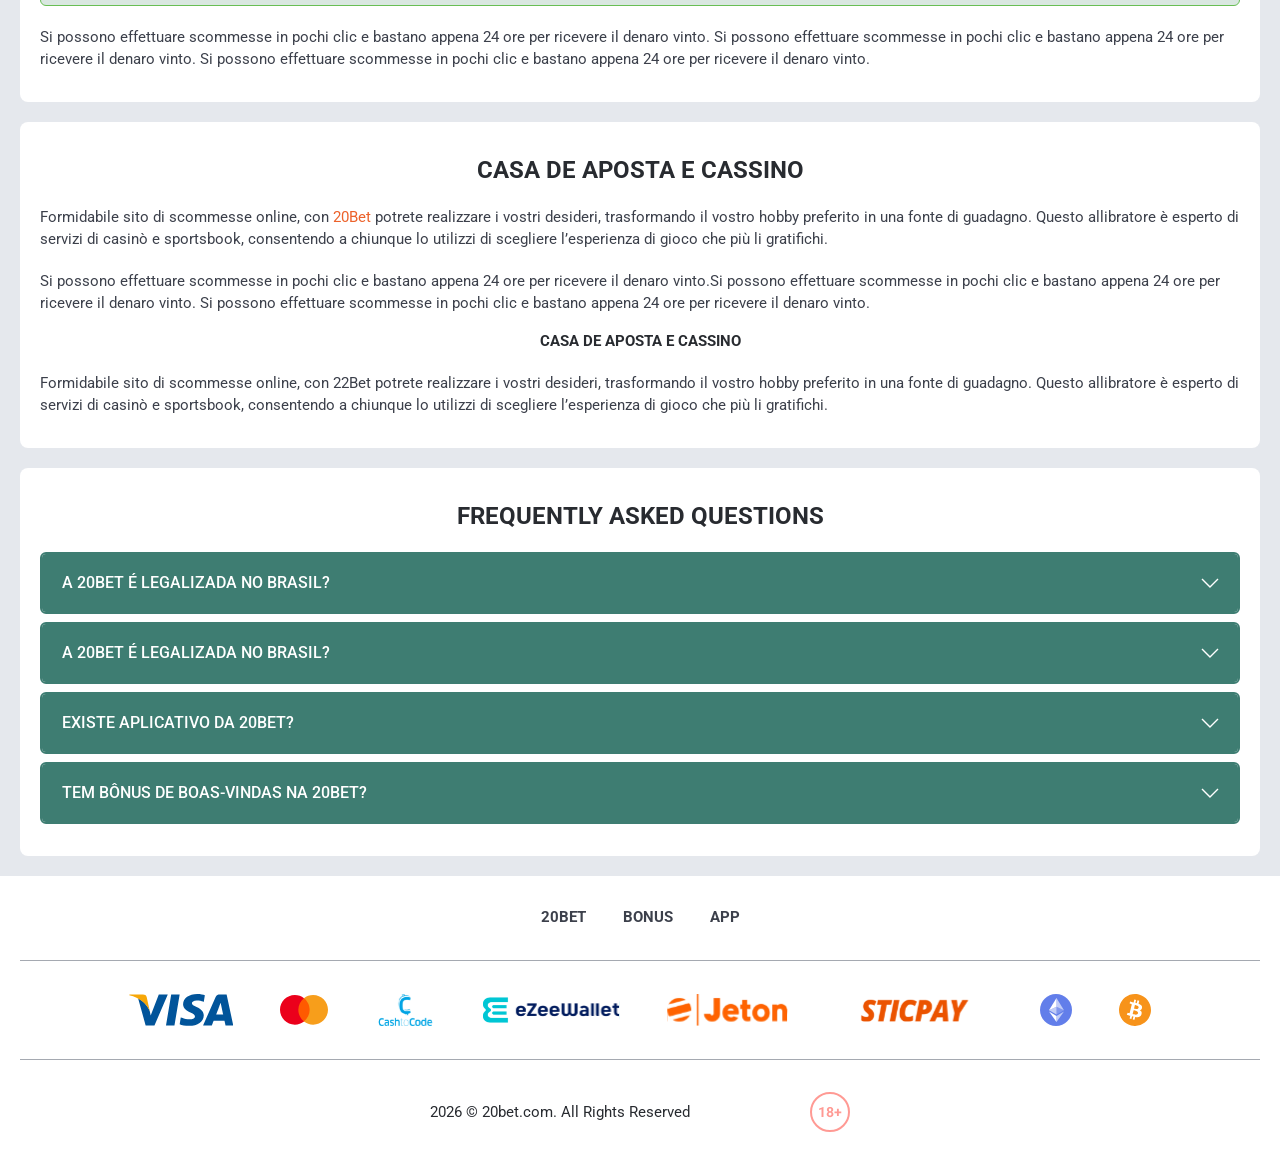
<file: bonus.html>
<!DOCTYPE html>
<html lang="no">
  <head>
    <meta charset="UTF-8" />
   
    <meta name="viewport" content="width=device-width, initial-scale=1.0" />
    <title>22Bet </title>
    <meta name="description" content />
    <meta property="og:site_name" content />
    <meta property="og:title" content />
    <meta property="og:type" content="website" />
    <meta property="og:url" content />
    <meta property="og:image" content />
    <meta property="og:image:alt" content />
    <meta property="og:locale" content="no" />
    <meta property="og:description" content />
    <link rel="preconnect" href="https://fonts.googleapis.com" />
    <link rel="preconnect" href="https://fonts.gstatic.com" crossorigin="anonymous" />
    
   <link href="https://fonts.googleapis.com/css2?family=Roboto:wght@100..900&display=swap" rel="stylesheet">
 
    <link rel="stylesheet" href="./css/reset.css" />
    <link rel="stylesheet" href="./css/main.css" />
    <link rel="stylesheet" href="./css/media.css"/>
    <link rel="icon" href="./images/Group.png" type="image/x-icon"/>
    <script
    src="https://code.jquery.com/jquery-3.6.1.min.js"
    integrity="sha256-o88AwQnZB+VDvE9tvIXrMQaPlFFSUTR+nldQm1LuPXQ="
    crossorigin="anonymous"
  ></script>
  </head>
  <body>
  <header class="header">
      <section class="content header__content">
        <a href="./index.html" class="logo header__logo"
          ><img src="./images/logo.svg" alt="logo" title
        /></a>
        <button class="header__btn-menu" >
          <svg width="16px" height="16px" viewBox="0 0 16 16" xmlns="http://www.w3.org/2000/svg">
              <rect y="0" width="16" height="3" rx="1.5"></rect>
              <rect y="6.5" width="16" height="3" rx="1.5"></rect>
              <rect y="13" width="16" height="3" rx="1.5"></rect>
            </svg>
        </button>
<a href="" class="header__app">
          <span><img src="./images/main/apple-app.svg" alt="apple" title /></span>
          <span
            ><img src="./images/main/android-app.svg" alt="android" title
          /></span>
          <span>Mobile app</span>
        </a>
          <nav class="menu header__menu">
           <ul class="header__menu-list">
             
              <li>
                <a href="./bonus.html">
               Bonus
                </a>
              </li>
              
              <li>
                <a href="./app.html">
                 App
                </a>
              </li>
              
            </ul>
            <div class="header__button header__button-menu " >
              <a href="#" class="button  button__login-menu">log in</a>
              <a href="#" class="button button__menu">sign up</a>
            </div>
           
          </nav>
           <a href="#" class="header__flag">
                <span><img src="./images/flag.png" alt="flag" title /></span>
                <span>no</span>
              </a>
            <a href="#" class="button button__login">log in</a>
            <a href="#" class="button button__singup">sign up</a>
         
      </section>
    </header>
     <main class="main home main-page">
        <section class=" hero hero__page">
           
            <div class="background ">
              <img src="./images/bonus/bg-bonus.webp" alt="hero" title />
              
            </div>
            <div class="hero__wrapper hero__wrapper-page">
              <div class="hero__data hero__data-bonus">
                <ul
                class="breadcrumbs "
                
              >
                <li
                  
                >
                  <a href="/" >
                    <span >Home</span></a
                  >
                 
                </li>
                <li
                  
                >
                  <a href="#" > <span >Bonus</span></a>
                 
                </li>
              </ul>
                <h1 class="title general hero__title">
                  Online Casino Website
                </h1>
                 <p class="hero__text">The first thing that catches players' attention is the incredible simplicity of this casino.</p>
               
                <a href="#" class="button  hero__button ">Sign Up</a>
               
              </div>
             
            </div>
          </section>
      <section class="main__wrap main__wrap-page">
       
       <section class="content__wrapper content__wrapper-page">
        <section class="content article">
            <p>
             Lorem ipsum dolor sit 20Bet consectetur adipiscing elit. Quisque faucibus ex sapien vitae pellentesque sem placerat. In id cursus mi pretium tellus duis convallis. Tempus leo eu aenean sed diam urna tempor. Pulvinar vivamus fringilla lacus nec metus bibendum egestas. Iaculis massa nisl malesuada lacinia integer nunc posuere. Ut hendrerit semper vel class aptent taciti sociosqu.
            </p>
            <p>
             Ad litora torquent per conubia nostra inceptos himenaeos.
            </p>
          </section>
             <section class="content bonuses">
            <ul class="bonuses__list">
               <li class="bonuses__item">
                 
                  <div class="bonuses__img">
                     <img src="./images/bonus/banner-bonus1.webp" alt="" title="">
                  </div>
                  <div class="bonuses__desc">
                    
                        <h2 class="title high bonuses__title">WELCOME BONUS UP TO 122 EUR FOR SPORTS</h2>
                        <div class="bonuses__text">
                           <p>Lorem ipsum dolor sit amet consectetur. Hac cursus phasellus feugiat fusce elit non laoreet. Ac nibh dui auctor nunc. </p>
                        </div>
                        
                  
                     <div class="bonuses__buttons">
                       <a href="#" class="button bonuses__button">Get Bonus</a>
                   
                   </div>
                  </div>
                  
               </li>
               <li class="bonuses__item">
                 
                  <div class="bonuses__img">
                     <img src="./images/bonus/banner-bonus2.webp" alt="" title="">
                  </div>
                  <div class="bonuses__desc">
                     
                        <h2 class="title high bonuses__title">WELCOME BONUS UP TO 122 EUR FOR SPORTS</h2>
                        <div class="bonuses__text">
                           <p>Lorem ipsum dolor sit amet consectetur. Hac cursus phasellus feugiat fusce elit non laoreet. Ac nibh dui auctor nunc. </p>
                        </div>
                 
                     <div class="bonuses__buttons">
                        <a href="#" class="button bonuses__button">Get Bonus</a>
                     
                   </div>
                  </div>
               </li>
               <li class="bonuses__item">
                
                  <div class="bonuses__img">
                     <img src="./images/bonus/banner-bonus3.webp" alt="" title="">
                  </div>
                  <div class="bonuses__desc">
                    
                        <h2 class="title high bonuses__title">WELCOME BONUS UP TO 122 EUR FOR SPORTS</h2>
                        <div class="bonuses__text">
                           <p>Lorem ipsum dolor sit amet consectetur. Hac cursus phasellus feugiat fusce elit non laoreet. Ac nibh dui auctor nunc. </p>
                        </div>
                  
                     <div class="bonuses__buttons">
                        <a href="#" class="button bonuses__button">Get Bonus</a>
                     
                   </div>
                  </div>
               </li>
                  <li class="bonuses__item">
                
                  <div class="bonuses__img">
                     <img src="./images/bonus/banner-bonus4.webp" alt="" title="">
                  </div>
                  <div class="bonuses__desc">
                    
                        <h2 class="title high bonuses__title">WELCOME BONUS UP TO 122 EUR FOR SPORTS</h2>
                        <div class="bonuses__text">
                           <p>Lorem ipsum dolor sit amet consectetur. Hac cursus phasellus feugiat fusce elit non laoreet. Ac nibh dui auctor nunc. </p>
                        </div>
                  
                     <div class="bonuses__buttons">
                        <a href="#" class="button bonuses__button">Get Bonus</a>
                     
                   </div>
                  </div>
               </li>
        
        
            </ul>
         </section>
          <section class="content menu-review__content">
                <div class="menu__review-desk menu__review-content">Table of Contents</div>
                <ul class="menu__review menu__review-list">
                  <li><a href="#">Casa de Aposta e Cassino</a></li>
                    <li><a href="#">Casa de Aposta e Cassino</a></li>
                      <li><a href="#">Casa de Aposta e Cassino</a></li>
                        <li><a href="#">Casa de Aposta e Cassino</a></li>
                          <li><a href="#">Frequently Asked Questions</a></li>
                </ul>
             
          
          </section>
         
       
         <section class="content article">
            <h2 class="title high article__title">Casa de Aposta e Cassino</h2>
            
            <p>
             Formidabile sito di scommesse online, con <a href="#">20Bet</a> potrete realizzare i vostri desideri, trasformando il vostro hobby preferito in una fonte di guadagno. Questo allibratore è esperto di servizi di casinò e sportsbook, consentendo a chiunque lo utilizzi di scegliere l’esperienza di gioco che più li gratifichi.
            </p>
            <p>
             Si possono effettuare scommesse in pochi clic e bastano appena 24 ore per ricevere il denaro vinto.Si possono effettuare scommesse in pochi clic e bastano appena 24 ore per ricevere il denaro vinto. Si possono effettuare scommesse in pochi clic e bastano appena 24 ore per ricevere il denaro vinto.
            </p>
           <ol>
              <li>Si possono effettuare scommesse in pochi clic e bastano appena 24 ore per ricevere il denaro vinto.</li>
              <li>Si possono effettuare scommesse in pochi clic e bastano appena 24 ore per ricevere il denaro vinto.</li>
              <li>Si possono effettuare scommesse in pochi clic e bastano appena 24 ore per ricevere il denaro vinto.</li>
            </ol>
            <p>Si possono effettuare scommesse in pochi clic e bastano appena 24 ore per ricevere il denaro vinto. Si possono effettuare scommesse in pochi clic e bastano appena 24 ore per ricevere il denaro vinto. Si possono effettuare scommesse in pochi clic e bastano appena 24 ore per ricevere il denaro vinto.</p>
          </section>
           <section class="content article">
            <h2 class="title high article__title">Casa de Aposta e Cassino</h2>
            
            <p>
             Formidabile sito di scommesse online, con <a href="#">20Bet</a> potrete realizzare i vostri desideri, trasformando il vostro hobby preferito in una fonte di guadagno. Questo allibratore è esperto di servizi di casinò e sportsbook, consentendo a chiunque lo utilizzi di scegliere l’esperienza di gioco che più li gratifichi.
            </p>
            <p>
             Si possono effettuare scommesse in pochi clic e bastano appena 24 ore per ricevere il denaro vinto.Si possono effettuare scommesse in pochi clic e bastano appena 24 ore per ricevere il denaro vinto. Si possono effettuare scommesse in pochi clic e bastano appena 24 ore per ricevere il denaro vinto.
            </p>
          
            <h3>Casa de Aposta e Cassino</h3>
            <p>Formidabile sito di scommesse online, con 22Bet potrete realizzare i vostri desideri, trasformando il vostro hobby preferito in una fonte di guadagno. Questo allibratore è esperto di servizi di casinò e sportsbook, consentendo a chiunque lo utilizzi di scegliere l’esperienza di gioco che più li gratifichi.</p>
          </section>
        
           <section class="content faq">
            <h2 class="title high faq__title">Frequently Asked Questions</h2>
            <ul class="faq__list " >
              <li class="faq__item"  >
                <h3 class="title medium faq__subtitle js-button-expander js-button-expander--faq"  >A 20Bet é legalizada no Brasil?
                 </h3>
                <div  class="faq__answer js-expand-content js-expand-content--faq" >
                  <p  >
                    Sim, a casa de apostas tem licença emitida por Curaçao, que é reconhecida no Brasil e a permite atuar por aqui.
                  </p>
                </div>
              </li>
              <li class="faq__item"  >
                <h3 class="title medium faq__subtitle js-button-expander js-button-expander--faq"  >A 20Bet é legalizada no Brasil?</h3>
                <div class="faq__answer js-expand-content js-expand-content--faq" >
                  <p  >
                    Sim, a casa de apostas tem licença emitida por Curaçao, que é reconhecida no Brasil e a permite atuar por aqui.
                  </p>
                </div>
              </li> 
              <li class="faq__item"  >
                <h3 class="title medium faq__subtitle js-button-expander js-button-expander--faq"  >Existe aplicativo da 20Bet?</h3>
                <div class="faq__answer js-expand-content js-expand-content--faq" >
                  <p  >
                   Sim, disponível para sistemas operacionais iOS e Android.
                  </p>
                </div>
              </li> 
              <li class="faq__item"  >
                <h3 class="title medium faq__subtitle js-button-expander js-button-expander--faq"  >Tem bônus de boas-vindas na 20Bet?</h3>
                <div class="faq__answer js-expand-content js-expand-content--faq" >
                  <p  >
                   O pacote especial para novos usuários da 20Bet paga 100% sobre o primeiro depósito, com limite de 600 BRL.
                  </p>
                </div>
              </li> 
             
            </ul>
          </section>
          
        </section> 
        
        <div class=""  onclick="scrollToTop()">
          <button class="main__arrow" id="scrollToTopBtn"></button>
        </div> 
        
      </section>
    </main> 
   <footer class=" footer ">
      <section class="content footer__content">
        <ul class="footer__menu">
         <li><a href="/">20Bet</a></li>
         <li><a href="./bonus.html">Bonus</a></li>
         <li><a href="./app.html">app</a></li>
       
        </ul>
       
          <ul class="footer__cards-list">
           
            <li>
              <a href="#"
                ><img src="./images/footer-img1.svg" alt="cardpay" title
              /></a>
            </li>
             <li>
              <a href="#"
                ><img src="./images/footer-img2.svg" alt="cardpay" title
              /></a>
            </li>
            <li>
              <a href="#"
                ><img src="./images/footer-img3.svg" alt="cardpay" title
              /></a>
            </li>
             <li>
              <a href="#"
                ><img src="./images/footer-img4.svg" alt="cardpay" title
              /></a>
            </li>
             <li>
              <a href="#"
                ><img src="./images/footer-img5.svg" alt="cardpay" title
              /></a>
            </li>
             <li>
              <a href="#"
                ><img src="./images/footer-img6.svg" alt="cardpay" title
              /></a>
            </li>
             <li>
              <a href="#"
                ><img src="./images/footer-img7.svg" alt="cardpay" title
              /></a>
            </li>
             <li>
              <a href="#"
                ><img src="./images/footer-img8.svg" alt="cardpay" title
              /></a>
            </li>
          </ul>
       
        <div class="footer__wrapp">
          <div class="footer__text">
           
            <p>2026 &copy; 20bet.com. All Rights Reserved
</p>
           
          </div>
          <div class="footer__age">
            <img src="./images/age.svg" alt="age" title />
          </div>
        </div>
      
      </section>
    </footer>
    
    <script src="./js/sidebar.js" defer></script>
    <script src="./js/expander.js" defer></script>
    <script src="./js/mobile-menu.js" defer></script>
  
       <script src="./js/arrowUp.js" defer></script>
  </body>
</html>
</file>
<file: css/main.css>
html{
    -webkit-text-size-adjust: 100%;
    scroll-behavior: smooth;
  }
  
  body {
      display: block;
      position: relative;
      width: 100%;
   background: #E5E8ED;

font-family: 'Roboto', sans-serif;
      font-size: 15px;
      font-weight: 400;
      line-height: 22px;
      text-align: left;
      color:#3C404B;
      overflow-x: hidden;
    }
  
    
    .content {
      display: block;
      position: relative;
      width: 100%;
      max-width: 1020px;
      max-width: 100%;
      /* overflow: hidden; */
      border-radius: 8px;
      background: #ffffff;
      padding:32px 20px;
      margin: 0 auto 20px auto;
    }
    
    h1,
    h2,
    h3,
    h4,
    .title {
      display: block;
      position: relative;
      font-size: 32px;
      font-weight: 700;
      line-height: 40px;
      text-align: center;
      color: #EC622B;
    }
    
    h1,
    .title.general {
      text-transform: uppercase;
    }
    
    h2,
    .title.high {
      display: flex;
      align-items: center;
      justify-content:center;
      font-size: 24px;
      line-height: 32px;
      color:#282B30;
      text-transform: uppercase;
     
    }

    
    h3,
    title.medium {
      font-size: 15px;
      line-height: 22px;
      text-align: center;
      color:#282B30;
      text-transform: uppercase;
    }
    
    article > *,
    .article > *,
    .desk > * {
      margin-top: 20px;
    }
    
    article > *:first-child,
    .article > *:first-child,
    .desk > *:first-child {
      margin-top: 0 !important;
    }
    
    article > h2,
    .article > h2,
    .desk > h2 {
      margin-top: 32px;
    }
    
    article > h3,
    .article > h3,
    .desk > h3 {
      margin-top: 16px;
    }
    
    .button {
      
      position: relative;
    display: inline-block;
      min-width: 200px;
      height: 48px;
      border-radius: 32px;
      background: #EC622B;

      overflow: hidden;
      font-size: 16px;
      font-weight: 700;
      line-height: 24px;
      text-align: center;
      text-decoration: none;
      text-transform: uppercase;
      color: #ffffff;
      white-space: nowrap;
      cursor: pointer;
      padding: 13px 24px;
      margin: 0 auto;
    
      transition: all 0.5s;
    }
    
    .button:hover {
      background: #4DA534;

    }
    
    
    .header,
    .main ,.footer {
      display: flex;
      position: relative;
      justify-content: space-between;
      align-items: center;
     
      max-width: 1440px;
      max-width: 100%;
      
      margin: 0 auto;
    }
    
    .background{
      display: block;
      position: absolute;
      bottom: 0;left: 0;
      height: 100%;
      width: 100%;
      overflow: hidden;
    }
    
    .background img{
      position: relative;
      width: 100%;height: 100%;object-fit: cover;
      object-position: center top;
      
    }

    .background-page img{
      border-radius: 0;
    }
    
    .images img{
      border-radius: 6px;
      width: 100%;
      height: 100%;
      overflow: hidden;
      display: block;
    }

    .faq {
      overflow-anchor: none;
    }
    
    /* -------------------HEADER---------------- */
    .header {
      position: fixed;
      top: 0;
      left: 0;
      right: 0;
      width: 100%;
      z-index: 100;
      background: #0D1D34;


    }
    
    .header__content {
      position: relative;
      display: flex;
      flex-direction: row;
      align-items: center;
      justify-content: space-between;
      max-width: 1300px;
      max-height: 80px;
      border-radius: 0;
      background: #0D1D34;

      padding: 16px 30px;
      margin: 0 auto;
    }
    
    .logo {
      display: block;
      position: relative;
      flex: 0 0 100px;
      margin-right: 120px;
    }
    
    .logo img {
      display: block;
      position: relative;
      width: auto;
      max-height: 48px;
    }
    
    .logo:hover{
      transform: scale(1.1);
    }
    .header__menu {
      display: flex;
      white-space: nowrap;
      max-height: calc(100vh - 70px);
    /* overflow-y: auto; */
    }
    
    .header__app {
  display: flex;
  justify-content: center;
  flex: 0 1 auto;

  max-width: 221px;
  max-height: 48px;
  border-radius: 6px;
background: #005D5F;

gap: 8px;
  font-weight: 700;
  font-size: 16px;
  line-height: 24px;
  text-transform: uppercase;
  color: #ffffff;
  white-space: nowrap;
  padding: 12px 24px;
  margin-right: 12px;
  box-shadow: 0px 4px 18px 0px #0E181140;

  transition: all 0.5s;
}

.header__app:hover {
  background: #194085;
  transform: scale(1.1);
}

.header__app span {
  display: flex;
  align-items: center;
}
.header__app img {
  display: block;

  width: 24px;
}


    
    
    .header__menu-list {
      display: flex;
      justify-content: center;
      align-items: center;
      white-space: nowrap;
      flex: 1 1 auto;
      
      border-radius: 50px;
     


    }
    .header__menu-list li {
      display: block;
      
    }
    
    .header__menu-list li a {
      display: inline-flex;
      position: relative;
      align-items: center;
      font-weight: 700;
      font-size: 15px;
      line-height: 22px;
      text-transform: uppercase;
      color:#647385;
      transition: all 0.5s;
     padding:   24px 12px;
    }
    
    .header__menu-list li:hover a{
    text-decoration: underline;

border-radius: 50px;
      
    }
    
    .menu a{
      display: none;
    }
    
  
    span {
      display: inline-block;
    }
    
    .header__menu-list a img,
    .header__flag img {
      width: 24px;
      height: 24px;
      vertical-align: middle;
    }
    
    /* .header__menu-list a span:last-child {
      margin-left: 16px;
    } */
    
    .header__flag span:first-child {
      flex: 0 1 24px;
      margin-right: 8px;
      
    }

    .header__menu-wrap {
    display: none;
    display: block;
    position: absolute;
    left: 0;
    top: 55px;
    min-width: 120px;
    height: auto;
   background: #044146;
    border-radius: 6px;
    padding: 8px 16px;
    z-index: 100;
    overflow-y: hidden;
}

.header__menu-wrap ul{
  display: flex;
  flex-direction: column;
  gap: 8px;
}
.header__menu-wrap ul li{
  padding: 0;
}

.header__menu-wrap ul li:hover{
  background: none;
  
}
/* .header__menu-list li:first-child a ,.header__menu-list li:nth-child(3) a{
    position: relative;
    padding-right: 25px;
} */

.header__menu-list .header__menu-item {
    display: none;
}

.header__menu-list li:first-child .header__menu-item {
    padding-left: 0;
}


.header__menu-list > li {
  position: relative;
}


.header__menu-list li .header__menu-wrap ul li a{
  color:#FFFFFF !important;
  padding-right: 12px;
}

.header__menu-list li .header__menu-wrap ul li a:hover{
text-decoration: underline !important;
}

.header__menu-list li .header__menu-wrap ul li a::after{
  display: none;
}

.header__menu-wrap.js-expand-content.expanded {
  height: auto;
}

li.active .header__menu-wrap{
display: flex;
  gap: 8px;
}
    .header__flag {
      display: flex
;font-weight: 700;
    align-items: center;
      margin-left: auto;
      color:#647385;
      text-transform: uppercase;
      margin-right: 24px;
    }

    .button__login{
        margin-left: auto;
    }

    .button__login{
      line-height: 22px;
        min-width: 99px;
      background: #4DA534;
height: 48px;
        padding: 13px 24px;
        margin: 0 16px 0 0;
    }
    
 .button__singup{
  height: 48px;
  line-height: 22px;
  min-width: 110px;
  padding: 13px 24px;
 background: #EC622B;

    margin: 0;
 }

 .button__singup:hover{
background: #4DA534;
 }
    .header__time{
        color:#FFFFFF;
        position: relative;
        margin-left: 24px;
    }

   
    .button__login:hover {
  background: #EC622B;

    }
    
    .header__btn-menu{
      display: block;
      flex: 0 1 auto;
      min-width: 0;
      border:1px solid #ffffff; 
      border-radius: 10px;
     background: #0C1D34;

      padding: 12px;
      margin-left: 12px;
      order: 3;
     
      
    }
    
    
    svg {
      position: relative;
      fill: #ffffff;
      line-height: 1;
      vertical-align: 1;
    }
    
     
    
     
    
    
    /* ------------------ MAIN------------- */
    .main.home{
      display: flex;
     
    }
    
    .main__wrap {
      display: flex;
      position: relative;
      flex: 1 1 100%;
      justify-content: center;
      align-items: stretch;
      max-width: 1300px;
      padding: 20px 30px;
      margin: 0 auto;
    }
    
    
    
   
    .menu__review-content::after {
      content: "";
      position: absolute;
      right: 20px;
      top:50%;
      transform: translateY(-50%);
      width: 20px;
      height: 20px;
     background: url('../images/sidebar-arrowDown.svg') no-repeat center center / contain;
      transition:  all 0.5s;
    }

   
    
   
    
    .menu__review-content.active::after {
      transform: translateY(-50%) rotate(180deg);
    }
    
    .menu-review__content{
     overflow: hidden;
      padding: 0;
      margin-bottom: 20px;
   
      
    }
  
    .menu__review-content{
      position: relative;
      padding:17px 60px 17px 20px;
      color: #ffffff;
      font-weight: 700;
      border-radius: 6px;
      text-transform: uppercase;
background: #135B4E;



    }

    
    .menu__review-content.active{
     
border-radius: 6px ;
     /* border-bottom: 2px solid #47B151; */
    }
    
    .menu__review li a {
     color: #3C404B;
      position: relative;
     display: flex;
    }
  
    .menu__review li:hover a{
      color: #ED622B;
      font-weight: 700;
      font-size: 15px;
      
    }

    .menu__review li:hover{
      /* border-left: 2px solid #054146; */
     
    }
   
   
     
    .menu__review.active{
      display: block;
     
      border-radius: 0 0 6px 6px;
    }
    .menu__review-list{
      padding: 0;
    }
    .menu__review-list li{
      padding: 8px 16px;
    }
    .content__wrapper {
      
    
      flex: 0 1 100% ;
    }

    
  
      
    /* -----------hero ----------- */
    .content__wrapper{
      position: relative;
       
     
    
    }
    
    .hero{
      padding: 0;
      min-height: 360px;
      display: flex;
      background:none;
  
      align-items: center;
      padding: 24px 24px 24px 0;
  }
    
    .hero__wrapper {
     
      display: flex;
      align-items: center;
     
    }
    
  
    .hero__data{
    display: block;
      position: relative;
        max-width: 500px;
        background: #132841B2;
backdrop-filter: blur(60px);
border-radius: 6px;
      padding: 12px; 
      text-align: left;
    }
    
    .hero__title{
      margin-bottom: 8px;
      text-align: left;
     
    }
  
    .hero__data .hero__text{
      color:#ffffff;
      font-weight: 400;
      text-transform: none;
      margin-bottom: 16px;
    }
    
    
    .hero__rating {
      display: flex;
      font-weight: 700;
      align-items: center;
      justify-content: flex-start;
      text-transform: uppercase;
      color:#ffffff;
      margin-bottom: 8px;
    }
    
    .hero__rating p{
       text-transform: uppercase;
     margin-right: 10px;
     font-weight: 700;
     margin-bottom: 0;
    
     
    }
    .hero__button{
      display: inline-block;
    
      
      
      
      
    }


    
    
   .hero__data .hero__span{
      font-weight: 400;
      font-size: 12px;line-height: 18px;
      color:#ffffff;
    }
    
    
    
 

/* ------------features------ */


.features__wrap {
  display: flex;
  gap:20px;
}
.features__list,
.features__table {
  width: calc(50% - 10px);
  
  border-radius: 6px;
  

}

.features__title{
  margin-bottom: 16px;

}

.features__list li {
  display: flex;
  gap: 8px;
  position: relative;
   padding: 8px 16px ;
}

/* .features__list li + li,
.features__table tr + tr {
  margin-top: 8px;
} */

.features__table tr,.features__list li{
background: linear-gradient(90deg, #003F47 0%, #09242F 100%);

border-radius: 6px;
  color:#ffffff;
}


.features__table {
border-collapse: separate;
display: flex;
width: 100%;
gap: 20px;
}

.features__table tbody{
  width: 100%;
  display: grid;
  grid-template-columns: repeat(2,1fr);
  gap: 20px;
  row-gap: 8px;
}

.features__table tr {
  font-weight: 700;
  display: flex;
  flex-direction: row;
  text-align: left;
  padding:12px  16px;
 
  gap: 10px;
}

.features__table tr td:last-child{
  font-weight: 400;
  
}

.features__table tr td:first-child{
  font-weight: 700;
  text-transform: none;
 
 
}

.features__table td {
  width: 100%;
}



/* -------------banner---------------- */

.banner {
  display: flex;
  align-items: center;
  justify-content:center;
  overflow: hidden;
  width: 100%;
  min-height: 310px;
  padding:  20px ;
  background: #003439;

    border-radius: 6px;
    margin-bottom: 20px;

  
}

.banner__decor{
  position: absolute;
  right: 177px;top: 0;bottom: 0;
}

.banner__info {
  display: flex;
 
  flex-direction: column;
  align-items: flex-start;
  position: relative;
  background: #0E1F2A99;
backdrop-filter: blur(60px);
  max-width: 420px;
  text-align: center;
 
  border-radius: 6px;
  padding: 16px;
}

.banner .banner__title-main {
  flex-direction: column;
  align-items:flex-start;
 
  font-weight: 700;
  line-height: 40px;
  font-size: 28px;
  width: 100%;
  color: #EC622B;
  text-align: left;
  text-transform: uppercase;
  margin-bottom: 16px;
  padding-left: 0;
  padding-right: 0;
  border-left: none;
}

.banner .banner__title::after,.banner .banner__title-main::before, .banner .banner__title-main::after {
  display: none;
  
}

.banner__subtitle{
  position: relative;
  color: #FFFFFF;
  font-size: 15px;
  line-height: 22px;
  font-weight: 700;
  text-align: left;
  text-transform: uppercase;
  
  margin-bottom: 8px;
  
}



.banner__button {
  
 margin-left:0;
}



   
        /* ----------------review------------- */
    
      
        .article {
          display: flex;
          flex-direction: column;
        }
 .article ul, .article ol{
background: #D9E7E0;
border: 1px solid #68BE54;

border-radius: 6px;
padding: 8px;
 }
        
        .article ul li{
          position: relative;
          padding-left: 15px;
          
        }
    
        .article ul li + li,.article ol li + li{
          margin-top: 8px;
        }
    
        .article ul li::before{
          content:'';
          position: absolute;
          left: 0;
          top:50%;
          transform: translateY(-50%);
          width: 6px;height: 6px;
          border-radius: 50%;
       background: #EC622B;

        }

        .article-page ul li::before{

          background:#054146;
        }

       

       
    
    
        .article  .button{
          margin: 20px auto 0 auto;
         

        }


        .article__background .article__button:hover{
          background: #2E9344;

        }
  
    

        .article a:not(.button){
            color:#EC622B; 
            
        }
         .article a:not(.button):hover{
          color: #4DA534;
         }

        /* для нумерованного списка */

.article ol {
  counter-reset: ol;
  position: relative;
  
}

.article ol li {
  counter-increment: ol; 
  position: relative; 
  padding-left: 20px;}

.article ol li::before {
  content: counter(ol) "."; 
  display: inline-block;
  position: absolute;
  font: inherit;
  font-weight: 400;
  color: inherit;
  left: 0;
  
}
    
    /* ----------faq----------------------- */
    
    .faq__subtitle {
      position: relative;
      font-weight: 500;
      font-size: 16px;
      line-height: 150%;
      text-align: left;
      color: #FFFFFF;
background: #3E7D72;

      text-transform: uppercase;
      cursor: pointer;
      padding: 17px 56px 17px 20px;
    }
    
    
  
    .faq__title{
      margin-bottom: 20px;
    }
    
    .faq__subtitle::after {
      content: "";
      display: block;
      position: absolute;
      top: 50%;
      transform: translateY(-50%);
      right: 16px;
      width: 24px;
      height: 24px;
      background: url('../images/faq-arrowDown.svg') no-repeat center center / contain;
      transition: transform 0.3s ease-in-out;
    }
    
    .faq__subtitle.active::after {
     
      transform: translateY(-50%) rotate(180deg); 
    }
    
    .faq__item{
      position: relative;
   overflow: hidden;
   border-radius: 6px;
   border: 2px solid #3E7D72;}

   

    
    .faq__item + .faq__item{
      margin-top: 8px;
    }
    .faq__subtitle.active {

border-bottom: none;
 

    }
    
    .faq__answer {
      position: relative;
background: #D9E7E0;

  color: #282B30;
      border-top: none;
     
      padding:  12px 20px;
      
    }
    
    .js-expand-content {
      display: none;
      overflow: hidden;
    }
    
    .js-expand-content.expanded {
      height: 100%;
    }
    
    
    /* ---------main__arrow------ */
    .main__arrow {
      display: block;
      position: fixed;
      width: 42px;
      height: 42px;
      right: 20px;
      bottom: 40px;
      
    overflow: hidden;
    
      background: url('../images/ArrowUp.svg') no-repeat center center / contain;
      z-index: 100;
  
      
  }

  .content:last-child{
    margin-bottom: 0;
  }
    
    /* ------------footer----------------- */
    .footer{
       display: flex;
      position: relative;
     
      background: #ffffff;
       
      
    }
    
    .footer__content{
      display: flex
;
    flex-direction: column;
    align-items: center;
      gap:32px;
      max-width: 1280px;
      padding: 30px 20px;
      /* padding: 30px 10px 10px 30px; */
      background: transparent;
      margin-bottom: 0;
      
    }
    .footer__menu{
      display: flex;
      justify-content:center;
      gap: 37px;
      flex-wrap: wrap;
    }
    
   

    .footer__menu li a{
      font-weight: 700;text-transform: uppercase;
        position: relative;
        color:#3C404B;
        transition: all 0.5s;
    
    }

    .footer__menu li:hover a{
color: #5AB060;
    }
    .footer__info{
        position: relative;
    }

    
    .footer__info a{
     
      color: inherit;
    
    } 
    
    .footer__cards-list {
      display: flex;
      flex-wrap: wrap;
      align-content: center;
      justify-content: center;
      align-items: center;
      gap:47px;
      padding-top: 33px;padding-bottom: 33px;
      border-bottom: 1px solid #A5A9B1;
      border-top: 1px solid #A5A9B1 ;
    }
    
    
    
    .footer__cards-list li img {
      width: 100%;
      
      height: auto;
      display: block;
    }

    .footer__cards-list li{
      transition:  all 0.5s;
    }
    .footer__cards-list li:hover{
      transform: scale(1.1);
    }
    
    .footer__text{
      text-align: center;
     ;
      
    }
    
    .footer__text p{
      color: #282B30;
      font-size: 15px;
      font-weight: 400;
      line-height: 22px;
    }
    
    .footer__text p + p {
      margin-top: 8px;
    }
    
    .footer__wrapp{
      display: flex;
      width: 100%;
      flex-direction: row;
      justify-content: center;
      align-items: center;
      gap: 120px;
    }
    
    
    
    .footer__age img{
      display: block;
     max-width: 40px;
     max-height: 40px;
    }
    
    .footer__information{
      display: flex;
      justify-content: center;
    }
    
    .footer__information li + li{
      margin-left: 24px;
    }

    .footer__copy{
color: #0B3338;
font-size: 14px;
line-height: 16.41px;
text-align: center;
    }
    
/* --------------bonus page------------- */


    .breadcrumbs {
      display: flex;
      text-align: center;
      justify-content: flex-start;
      margin-bottom: 8px;
      flex-wrap: wrap;
      white-space: nowrap;
    }
    
    .breadcrumbs li:not(:last-child) a {
      padding-left: 0;
    }
    
    .breadcrumbs li a {
      font-weight: 400;
      color: #ffffff;
      padding: 10px;
    }
    
    .breadcrumbs li:first-child a:hover {
      color: #EB5851;
    }
    
    .breadcrumbs li:last-child a {
      font-weight: 700;
      cursor: default;
    }
    
    .breadcrumbs > li:not(:last-child):after {
      content: "|";
      position: relative;
      color: #ffffff;
      
    }
    
    .main-page.home{
   
      padding-top: 80px;
      display: block;
    }
    
    .main__wrap-page{
      justify-content: flex-start
    }
    
    .home .hero__page{
     
      position: relative;
        width: 100vw;
        display: flex
    ;
        justify-content: flex-start;
        align-items: center;
        text-align: left;
        background: linear-gradient(to right, rgba(23, 25, 35, 0.8) 100%, rgba(23, 25, 35, 0.6) 40%, rgba(23, 25, 35, 0.2) 70%, rgba(23, 25, 35, 0.8) 80%);
        padding-top: 24px;
        padding-bottom: 24px;
        padding-left: calc(50% - 620px);
        padding-right: calc(50% - 600px);
       
    }

    .hero__data-page{
      max-width: 600px;
      padding: 32px;
    }
    
    .hero__data .hero__text-page{
      font-size: 15px;
      text-transform: none;
      margin-bottom: 32px;

    }

    
    
    .content__wrapper-page{
      top:0;
    }
    
    .content.bonuses {
      padding: 0;
      background: none;
    }
    
    .bonuses__list {
  
      gap: 20px;
      display: grid;
      grid-template-columns: repeat(2, 1fr);}

            
    
    .bonuses__item {
   background: #13294C;
display: flex;
    align-items: center;
      border-radius: 6px;
      padding: 0;
      overflow: hidden;
    }
    
    .bonuses__item > * {
      position: relative;
    }
    
    .bonuses__item + .bonuses__item {
      margin-top: 0;
    }
    
    .bonuses__item:before {
      display: none;
    }
    .bonuses__img{
      width: 100%;height: 100%;max-width: 305px;
    }
    
    .bonuses__img img {
      display: block;
      width: 100%;
      height: 100%;
      max-width:305px;
      object-fit: cover;
    }
    
    .bonuses__desc {
 background: #13294C;
width: 60%;

      color: #ffffff;
    
      text-align: center;
      padding: 20px ;
    }
    
    
    
    .bonuses__icon {
      background-color: #fff;
      width: 80px;
      height: 80px;
      border-radius: 50%;
      position: absolute;
      top: -40px;
      left: 0;
      right: 0;
      margin: auto;
     
      display: flex;
      
      align-items: center;
      
      justify-content: center;
    }
    
    .title.bonuses__title {
      flex-direction: column;
      color: #EC622B;
      font-size: 23px;
    
      line-height: 150%;
      border: none;
      
      padding-left: 0;
      position: relative;
    }
  
    
    .bonuses__text {
      margin-top: 16px;
      
    }
    
    .bonuses__text p {
      margin-top: 0;
      
    }
    
    .bonuses__buttons {
     
      display: flex;
     
      justify-content: center;
     flex-wrap: wrap;
      gap: 8px;
      margin-top: 24px;
    }
    
    .bonuses__button {
      
      height: 48px;
      width: max-content;
      /* max-width: 268px; */
      min-width: 190px;
      font-size: 15px;
      line-height: 24px;
      font-weight: 700;
      padding: 12px 24px;
     
      margin: 0;
    }
    
    .bonuses__button:first-child {
    background: #4DA533;

     
    }
    
    .bonuses__button:first-child:hover {
   background: #EC622B;



    }
    
    .hero__button-page{
      display: block;
    margin-top: 0;
    margin-left: 0;
    width: 185px;
    margin-right: auto;

    }

    .hero__button-page:hover{
      background:#2E9344;
    }
   
    

    /* --------------------app-page------------- */

    .hero__page-app{
      /* min-height: 650px; */
      height: auto;
    }

    .hero__img{
      
      z-index: 1;
      position: relative;
      
    }

    .hero__images-decor{
      position: absolute;
      bottom:-40px;right: 0;
     
      
    }
    .banner__app {
      display: flex;
      align-items: center;
      justify-content: center;
      min-height: 200px;
      border-radius: 16px;
      padding: 30px;
    }
    .banner__logo {
      max-width: 243px;
      flex: 0 0 243px;
      margin-right: 106px;
      margin-left: 106px;
      z-index: 3;
    }
    
    .banner__logo img {
      max-height: 91px;
    }
    
    .banner__content-app {
      display: flex;
      
      flex-direction: row;
      align-items: flex-start;
    
      justify-content: flex-start;
      gap:16px;
     
      

    }
    .banner__btn {
      display: flex;
      flex-direction: row ;
      position: relative;
      min-width: 220px;
      height: 64px;
      font-size: 14px;
      font-weight: 700;
      align-items: center;
      line-height:16px;
      text-align: center;
      text-decoration: none;
      justify-content: center;
      border-radius: 6px;
      background: transparent;
      color: #ffffff;
   background: #EC622B;

gap: 8px;
      text-transform: uppercase;
        cursor: pointer;
        text-align: center;
      padding:  16px 38px;
      padding: 13px 24px;
      /* margin: 0 auto; */
      transition: all 0.3s ease;
      overflow: hidden;
      z-index: 3;
      
    }
    
    .banner__btn:hover {
     background: #4DA533;

      border:none;

    }
 .banner__btn:nth-child(2){
    background: #4DA533;}

     .banner__btn:nth-child(2):hover{
       background: #EC622B;

     }
   
 
    
    .button__wrap-app {
      display: flex;
      flex-direction: column;
      gap: 16px;
      z-index: 3;
      ;
    }
    
    
    .banner__btn-app img,
    .banner__btn-android img {
     
      width: 24px;
      height: 24px;
      
    }
    
  

    .hero__list{
      position: relative;
      display: flex;
      justify-content: center;
      flex-wrap: wrap;
      flex-direction: row;
      gap:20px;
      margin-bottom: 32px;
    }

    .hero__list li{
      display: flex;
      flex-direction: column;
      position: relative;
      justify-content: center;
      color:#ffffff;
      align-items: center;
      flex: 0 0 112px;
      gap: 8px;
      text-align: center;
      
    }

      .hero__list li img{
        width: 40px;height: 40px;
      }
    /* -------------casino-page------------- */
    .casino__hover-link {
  color: #4da533;
  font-weight: 700;
}
.casino__item h3 {
  display: flex;align-items: center;
  font-weight: 700;
  justify-content: center;
  color: #1a2930;
  padding: 16px;
  text-align: center;
  text-decoration: none;
  text-transform: capitalize;
}

.casino__hover p {
  color: #ffffff;
  font-weight: 700;
}

.casino__buttons {
  min-width: 112px;
  height: 40px;
 
  padding: 8px 14px;

background: #EC622B;
  
}

.casino__buttons:hover{

 background: #4DA534;
}
.casino__hover {
  display: flex;
  flex-direction: column;
  justify-content: center;
  align-items: center;
 background: #000000CC;
 
  border-radius: 6px;
  border-bottom-right-radius: 0;
  border-bottom-left-radius: 0;
  position: absolute;
  left: 0;
  top: 0;
  width: 100%;
  height: 100%;
  opacity: 0;
  transform: translateY(100%);
  transition: transform 250ms cubic-bezier(0.4, 0, 0.2, 1),
    -webkit-transform 250ms cubic-bezier(0.4, 0, 0.2, 1);
    padding: 0;
    gap: 16px;
}


.casino__hover-casino{
justify-content: center;
padding: 24px;
}
.casino__item {
  position: relative;
  border-radius: 6px;
 
 
  width: 100%;

  overflow: hidden;
}

.casino__item:hover .casino__hover {
  transform: translateY(0);
  opacity: 1;
  z-index: 1;
}

.casino__item:hover{

}
.casino__img {
  display: block;
  width: 220px;
  height: 220px;
  width: 100%;
  height: auto;
}

.casino__list {
  display: flex;
  flex-wrap: wrap;
  gap: 16px;
 
  display: grid;
  grid-template-columns: auto auto auto auto auto  ;
}

.casino__wrapper {
  position: relative;
  overflow: hidden;
}

.casino__hover h3{
color: #ffffff;
text-decoration: none;
text-transform: uppercase;
font-size: 15px;
line-height: 22px;
padding: 0;
}
.casino-box{
  display: flex;flex-direction: column;
  align-items: center;
  gap: 12px;
}

.casino__hover-links{
  color: #FDFDFD;
  text-transform: uppercase
  ;
  
}

.casino{
  background: transparent;
  padding: 0;
}
/*  */
.casino__hover .live__subtitle{
  font-size: 24px;
  line-height: 32px;
}
</file>
<file: css/media.css>
@media screen and (max-width: 480px) {
    .content {
      
      margin-left: 0;
      margin-right: 0;
    }}
  
    /* ----------------header------------------- */
 
    @media screen and (max-width: 1560px){
      .table tr td:nth-child(1) {
        flex: 0 0 200px;
    }
    } 


    @media screen and (max-width: 1524px){
      .ratings__list{
        grid-template-columns: repeat(4, 1fr);
      }
    } 

   @media screen and (max-width: 1340px){
  

   .home .hero__page-app{
    padding-left: 20px;
   }
  
   .header__wrap-nav{
     margin-right: auto;
   }
  
     

      .banner__background-page img{
        object-position: 49%;
      }

      .hero__data {
        padding: 20px;
      }
  } 
  
     @media screen and (max-width: 1310px) {
  
   

  .home .hero__page {
        padding-left: 20px;
        padding-right: 20px;
    }

  

    .hero__text{
      text-shadow: 2px 2px 4px rgba(0, 0, 0, 0.7);
      text-shadow: 3px 3px 6px rgba(0, 0, 0, 0.9);
      text-shadow: 2px 2px 4px black;
    }

    .banner__decor {
    right: 0;
    }

  } 
   @media screen and (max-width: 1281px) {
  
   .logo {
    margin-right: 20px;
   }
  
      .header__btn-menu.active {
     background: #0C1D34;

      }

      .bonuses__img

 {width: 40%;}
    }
    
 @media screen and (max-width: 1205px) {
  
   
  .hero .background img{
        object-position: 90% top;
      }

    }
    @media screen and (min-width: 1194px) {
      .header__btn-menu {
        display: none;
       
      }

    
    }
  
    @media screen and (max-width: 1194px) {
      .header__btn-menu svg {
        display: block;
        margin: 0;
      }
      .header__menu-list .header__menu-item {
        display: block;
      }

      .header__menu-list li:nth-last-child(-n+5) {
    display: block;
}

       .header__menu-wrapper {
        display: none;
    }

    .header__menu-list li:first-child a::after, .header__menu-list li:nth-child(3) a::after{
      display: none;
    }

    .header__menu-list li a {
      padding:0;
      width: 100%;justify-content: center;
    }
    }
    
    @media screen and (max-width: 1194px) {
      .header__btn-menu svg rect {
        transform-origin: 50% 50%;
        transition: all 0.5s;
      }
    }
    
    @media screen and (max-width: 1194px) {
      .header__btn-menu.active svg rect:nth-child(1) {
        x: -2px;
        y: 6px;
        width: 20px;
        transform: rotate(225deg);
      }
    
      .header__btn-menu.active svg rect:nth-child(3) {
        opacity: 0;
      }
    
      .header__btn-menu.active svg rect:nth-child(2) {
        x: -2px;
        y: 6px;
        width: 20px;
        transform: rotate(135deg);
      }
    }
    
   
 @media screen and (max-width: 1194px) {
      .header__menu {
        
        position: fixed; 
        top: 70px; 
        left: 0;
        width: 100%; 
        height: 0;
        overflow: hidden; 
       background: #0C1D34;

        text-align: center;
        z-index: 100; 
        transition: height 0.5s ease, opacity 0.5s ease;
        opacity: 0; 
        padding:20px 20px;
        overflow-y: auto;
        display: block;
        
      }
    
      .header__menu.active {
        display: block; 
        height: 100vh; 
        opacity: 1;
        
      }
    
      
    
      .header {
        z-index: 101; 
      }

      .header__app {
        margin-right: auto;
      }
    }
    
    @media screen and (max-width: 1194px) {
      .header__menu ul {
          display: flex;
          flex-direction: column;
          justify-content: center;
          text-align: center;
          margin-bottom: 16px;
          gap: 5px;
          background: none;
        
      }
  
      .header__menu ul li{
        font-size: 15px;
        white-space: nowrap;
        padding: 5px;
        width: 100%;
        
      }
      .header__menu-list li:hover{
        background: none;
       
      }

       .header__menu-list li:hover a{

color: #DE594C;
       }
  
      .header__menu ul li + li{
        margin-top: 5px;
      }
  
      .menu ul li:not(:last-child) {
        margin-right: 0;
        
      }

     
  
  
  } 

  @media screen and (max-width: 1188px) {
    .rating__table tr + tr {
      margin-top: 0;
    }
  
    .banner .banner__title-main {
      width: 100%;
    }

    .casino__list {
          grid-template-columns: auto auto auto;
    }

    .casino__buttons {
      min-width: 150px;
      height: 48px;
      padding: 13px 24px;
    }
  }

@media screen and (max-width: 1140px) {
  

  .hero__data {
        /* background: rgba(0, 0, 0, 0.5); */
        border-radius: 6px;
        backdrop-filter: blur(2px);
    }
    .bonuses__item {
      flex-direction: column;
    }
        .bonuses__img ,  .bonuses__img img{
          width: 100%;
          max-width: 100%;
         
        }
        .bonuses__desc {
          width: 100%;
        }
  }
  @media screen and (max-width: 1070px) {
  
.banner__info {
  max-width:500px;
  width: 100%;
}
    .footer__cards-list {
      gap: 32px;
    }

    .background img {
      object-position: 50%;
    }

    
    .background-page img {
      object-position: 10%;
    }

       .banner .banner__background img {
        object-position: 90%;
    }
       .background-slots img{
        object-position: 85%;
      }

    .features__table tr {
      flex-direction: column;
      text-align: center;
    }
      .features__table tbody {
        grid-template-columns: repeat(2, 1fr);
      }


  }
  @media screen and (max-width: 950px) {
    
   

    .home .hero__page{padding-left: 20px;}
    .banner__info {
      /* background: rgba(0,0,0,0.5); */
      border-radius: 6px;
      backdrop-filter: blur(12px);
    }

     .casino__list {
          grid-template-columns: auto auto auto  ;
    }
 
    .banner{
      padding: 20px;
    }

  }

 

  @media screen and (max-width: 829px) {
    .hero__data ,.banner__info {
     
      border-radius: 6px;
    }

    .hero{
      padding-left: 20px;
    }

    .features__wrap ,.features__table {
      flex-direction: column;
      gap: 4px;
      
    }
    .features__list, .features__table {
      width: 100%;
    }
  



  }


  

  @media screen and (max-width: 774px) {
    .button__login {
      display: none;
    }

   .header__button-menu > .button__login-menu{
        display: inline-block;
            min-width: 106px;
    background: #4DA534;
        margin: 0;
        
    } 
  
    .button__login-menu:hover{
      background: #5AB060;
    }
  
      .menu .button__singup{
         display: none;
      }
  
      
       .header__button {
        display: block;
        
      }

      .background-slots img{
        object-position: 65%;
      }

      
        .table tr td:nth-child(1) {
            flex: 0 0 160px;
        }
  
    }
  
    @media screen and (max-width: 711px) {
    .button__login{
      display: none;
      
  } 
  .sport-menu__list li a{
    padding: 13px;
  }
  .sport-menu__list {
    gap:16px;
  }
 }


  
  @media screen and (max-width: 664px) {
      
      .header__content{
          padding: 15px;
      }

      .main-page.home {
    padding-top: 78px;
  }
      .menu .button__singup{
          display: inline-block;
          margin: 0;
          margin-left: 10px;
       }
      
      .header__menu .header__button-menu{
        display: flex;
            flex-direction: column;
            
            justify-content: center;
            align-items: center;
      }
  
      .header__menu .button__menu {
        display: inline-block;
        margin-top: 20px;
         
            min-width: 106px
        
      }
      .button__singup{display: none;}
     .header__flag {
      margin-right: 0;
     }

  }

 

  @media screen and (max-width: 616px) {

    

    .sport-menu{
      flex-direction: column;
      align-items: center;
    }
    .sport-menu__list{
      justify-content: center;
    }

    .sport-menu__wrap {
      width: max-content;
    }
  }

    @media screen and (max-width: 576px) {
      

      .banner__info{
        width: 100%;
        min-width: 0;
      }
    }  


    @media screen and (max-width: 535px) {
      .rating__table img + img {
        margin-left: 2px;
    }

   
    }

    @media screen and (max-width: 509px) {
      .banner__info {
        text-align: center;
       align-items: center;
      }

      .banner .banner__title-main{
        font-size: 28px;
        text-align: center;
        align-items: center;
      }

      .banner__subtitle  {
        text-align: center;
      }

      .banner__button {
        margin-left: auto;
      }

      .table tr td:nth-child(1) {
        font-size: 14px;font-weight: 500;
      }
    }

 
  @media screen and (max-width: 468px) {
      
     
      .header__flag{
        margin-right: 0;
      }

      .hero__data,.hero__title{
        text-align: center;
      }

      .hero__rating{
        justify-content: center;
      }

    
  }

  @media screen and (max-width: 447px) {
    
   
  .table tr td:nth-child(1) {
    font-weight: 700;
  }
  .main__wrap {
    padding: 20px 10px 10px 10px;}
  }

  @media screen and (max-width: 447px) {
    .table tr td:nth-child(1) {
       flex: 0 0 150px;
    }
    .rating__table tr {
      padding: 16px 10px;
  }
  
  }
  
  @media screen and (max-width: 1440px) {
      .sidebar-left{
          display: none;
      }
  
      .header__content {padding-left: 20px;
      padding-right: 20px;}
      
     
     
  
  } 
  
  @media screen and (max-width: 1440px) {
    .menu-review__content{
      display: block;
      padding: 0;
      border-radius: 6px;
     }
  
     
     .menu-review-desk{
       padding: 16px;
     } 
     
    
    .menu-review__content > .menu-review__list.active {
      display: block ;
    }
  }
  
  /* -----------------main--------- */
  
  @media screen and (max-width: 1440px) {
  
    .main__wrap{
      
      padding: 20px;
    }
  
      .content__wrapper  {
          
          flex: 1 1 100%;
          margin: auto 20px 0 0
         
      }
  
       .content__wrapper .content{
        max-width: 100%;
          margin-left: 0;
          margin-right: 0;
         } 
  }
  
  @media screen and (max-width:1100px) {
      
  
      .content__wrapper {
          flex: 1 1 100%;
          margin-right: 0;
          max-width: 100%;
         } 
  }
  
  
  @media screen and (max-width:560px) {
    .main.home{
      display: block;
    }
  }
  
  
  
  /* -----------features---------------- */
  
  @media screen and (max-width:1189px) {
     
    .ratings__list {
        grid-template-columns: repeat(3, 1fr);
    }
        
        .features__table td:last-child {
         
          white-space: normal;
        }
  
        table tr{
          padding: 10px;
        }
  
        

        .background-page-casino img,.background-page-live img{
          object-position: 50%;
        }
  
  }
  
  @media screen and (max-width:1100px) {
      .sidebar-right{
          display: none;
      }
      .bonuses__list {
   
    grid-template-columns: repeat(2, 1fr);
}
  }

  @media screen and (max-width:859px) {
    .features__content {
      flex-direction: column;
    }

    .features__table tbody {
      grid-template-columns: repeat(2, 1fr);
    }

    .features__wrapp {
      width: 100%;height: 450px;
    }

    .content__wrapp {
      width: 100%;
    }

   .footer__cards-list {
    gap: 24px;
   }

  .rating__table img{
    width: 28px;
  }
  .header__app  span:nth-child(3n) {
          display: none;
      }
  }

  
  @media screen and (max-width:750px) {
    
    .ratings__list li {
        width: 100%;
    }
  
    
  
    .ratings__button{
      margin-left: auto;
    }
  
    .hero__title{
      font-size: 28px;
    }
  
    .rating__table img + img {
      margin-left: 4px;
  }
  
    .review__title, .ratings__title, .faq__title{
      font-size: 28px;
    }
  }

  @media screen and (max-width:713px) {
  

    .ratings__list {
        grid-template-columns: repeat(2, 1fr);
    }

    .hero{
      padding: 20px;
    }

    .hero__data{
     
      padding: 20px;
      backdrop-filter: blur(5px);
      border-radius: 10px;
    }

        .background img {
        object-position: 55%;
    }
      .background-page img {
        object-position: 75%;
    }

        .banner .background img {
        object-position: 50%;
    }
        .banner .banner__background img {
        object-position: 80%;
    }

     .background-slots img{
        object-position: 75%;
      }

  }

  @media screen and (max-width: 687px) {
    
    .rating__table tr {
      flex-direction: column;
      justify-content: center;
      gap:12px;
      padding: 16px;
    }

    .table tr td:nth-child(1) {
      flex: 0 ;
      justify-content: center;
  }
  .table tr td:nth-child(3) {
    margin-left: 0;
    flex: 0;
  }
  .rating__table img + img {
    margin-left: 8px;
}

   
  }

  @media screen and (max-width:650px) {
    table{
      flex-direction: column;
    }
   .hero .background-page img {
        object-position: 95%;
    }
   
  }
  
  @media screen and (max-width:600px) {
    .review__title, .ratings__title, .faq__title{
      font-size: 24px;
      line-height: 32px;
      white-space: wrap;
    }
    .hero__title{
      font-size: 24px;
    }
    
  
   
  }

  @media screen and (max-width:576px) {
    .button__wrap-app{
      flex-direction: column;
    }

        .background img {
        object-position: 60%;
    }
    .background-page img {
        object-position: 70%;
    }

     .features__table tbody {
      grid-template-columns: repeat(1, 1fr);
    }

.background-slots img{
  object-position: 70%;
}
     
   

        .banner__background img {
        object-position: 69%;
    }
  }

  

  @media screen and (max-width:536px) {
    

    .features__wrapp {
      height: 350px;
    }
    .ratings__list {
        grid-template-columns: repeat(1, 1fr);
    }
    .footer__wrapp {
      flex-direction: column;
      gap: 20px;
    }
  }

  

  @media screen and (max-width:480px) {
    .hero__wrapper{
      position: relative;
      max-width: 100%;
      width: 100%;
      align-items: center;
      flex-direction: column;
      justify-content: center;
      
      
    }
        .main__wrap {
        padding: 20px 10px 10px 10px;
    }
    
    .sport-menu{
      display: none;
    }
        .hero .background img {
        object-position: 80% top;
    }
  
  
    .hero__img{
      position: absolute;
      opacity: 0.5;
      
    }
  
    .hero__title{
      
      
      z-index: 1;
    }
  
    .hero__button{
      
      z-index: 1;
      
    }
    .features__table tr{
      padding: 16px;
      flex-direction: column;
      text-align: center;
    }

    .features__table tr td:first-child ,.features__table tr td:last-child {
width: 100%;
padding-left: 0;padding-right: 0;
    }
  
   
  
    .features__table td:last-child {
      
      word-wrap: break-word; 
      white-space: normal;  
      
    }

    .rating__table img + img {
      margin-left: 4px;
  }

    
  } 

  @media screen and (max-width:454px) {
    .features-banner__data {
      max-width: 300px;
    }

    .features-banner__title {
      font-size: 22px;
    }

      

    .header__app {
      padding: 12px;
    }
    
    .rating__table img {
      width: 24px;
  }

  h2, .title.high{
    font-size: 22px;
    line-height: 24px;
  }

  .banner__decorPC{
right: -80px;
  }
  }

  @media screen and (max-width:414px) {
    .features-banner__data {
      max-width: 280px;}

      .features__button {
        min-width: 170px;
        padding-left: 20px;padding-right: 20px;
        
      }
    }
  @media screen and (max-width:395px) {
    .hero__data {
      padding: 16px;
    }

    .features-banner__data {
      max-width: 260px;}

      .features-banner__title {
        font-size: 20px;
        margin-bottom: 16px;
      }

      .features-banner__title span{
        font-size: 12px;
      }
  }
  @media screen and (max-width:387px) {
    .hero__data {
      padding: 13px;
    }

    .features__table tr {
      padding: 12px;
    }
    .rating__table img {
      width: 18px;
  }

  .rating__table img + img {
    margin-left: 3px;
}
  } 


  @media screen and (max-width:385px) {
    .footer__wrapp {
        flex-direction: column;
        gap:12px;
    }
    .footer__text {
        margin-right: 0;
        margin-left: 0;
    }

    .main__arrow {
      bottom: 20px;
      opacity: 0.5;
    }
   
  }
  
  @media screen and (max-width:370px) {
     
  
     .header__app  {
      display: none;
  }
  
    .logo{
        max-width: 100px;
    }
    .banner__logo{
      max-width: 243px;
    }
  
     table td:first-child {
      width: 70%;
      font-size: 14px;
       font-weight: 500;
       white-space:normal;
       padding-right: 10px;
    }
    
    table td:last-child {
      
      font-size: 14px;
    }
  
    
    .header__time::before {
        display: none;
    }
  
    .ratings__wrap{white-space: nowrap;}

    .features-banner__data {
      max-width: 240px;}

      .features-banner__title {
        font-size: 18px;
        
      }
  }
  
  
  @media screen and (max-width:480px) {
   
  
    .footer__information{
      display: flex;
      flex-wrap: wrap;
    }
  
    .footer__information li {
      margin-left: 24px;
      margin-top: 24px;
    }
    .banner__backgroud img {
        object-position: 99%;
    }

  

       .hero .background-page img {
        object-position:85%;
    }
}
@media screen and (max-width:442px) {
    .footer__menu{
        display: block;
        text-align: center;
      }
      .footer__menu li{ 
        text-align: center;
        padding-left: 0;
        
      }
      .footer__menu .footer__info li::before {
        display: none;
      }
      .footer__menu div{
        border: none;
      }
    }
  
  
  @media screen and (max-width:440px) {
    
    .banner__info .banner__title {
      font-size: 20px;}

      .banner__button{
          width: 180px;
          padding: 14px;
      }
      
  
    .footer__menu > li:not(:last-child){ 
      margin-bottom: 16px;
      
    }

    .banner__info .banner__title {
        font-size: 24px;}

        .sport-menu__list li a {
          padding: 5px;
        }
  }



  @media screen and (max-width:348px) {
    
  .features-banner__data {
    max-width: 220px;}

    .features-banner__title {
      font-size: 16px;
      
    }

    
  }
  /* ------------bonus-page-------------- */

  
  @media screen and (max-width:1440px) {
    .sidebar-left-page{
      display: block;
      margin-right: 20px;
    }

    .menu-review__content-page{
      display: none;
      
    }
    .bonuses__img img{
      
      width: 100%;
    }
    
    .content__wrapper-page{
      margin-right: 0;
      
    }

    .content.menu-review__content.content-page{
      margin: 0;
    }


    .bonuses__button{
      margin-left: 0;margin-right: 0;
    }
    
  }


  @media screen and (max-width:986px) {
    .sidebar-left-page{
      display: none;
    }

    .menu-review__content-page{
      display: block;
      
    }

    .content__wrapper-page{
      margin-right: 0;
    }
    .main__wrap-page{
      display: block;
    }

    .bonuses__buttons {
      flex-wrap: wrap;
    }
  }

  
  /* @media screen and (max-width:713px) {
  .hero__wrapper-page{
    padding: 20px;
  }


} */

@media screen and (max-width:693px) {
  
  
    .hero__data-page{
      width: 100%;min-width: 0;
    }
.title.bonuses__title {
  line-height: 1.2;
  font-size: 22px;
}
   
  }

@media screen and (max-width:616px) {
    .bonuses__list{ grid-template-columns: repeat(1, 1fr);}

  
   } 

@media screen and (max-width:598px) {
  .bonuses__list {
    flex-direction: column;
  }
  .bonuses__item {
    max-width: 100%;
    width: 100%;
    max-width: 560px;
}



    
}

@media screen and (max-width: 468px) {
  .breadcrumbs{
    justify-content: center;
  }
.banner__content-app {
  align-items: center;
}
     

  .hero__button-page{
    margin-left: auto;
  }
  
}



/* --------------app-page-------------- */
@media screen and (max-width: 1531px) {
  .banner__logo {
    
    margin-right: 80px;
    margin-left: 80px;
  }



}

@media screen and (max-width: 1470px) {
  .banner__logo {
    
    margin-right: 50px;
    margin-left: 50px;
  }
}
@media screen and (max-width: 1440px) {
  .banner__logo {
    
    margin-right: 280px;
    margin-left:280px;
  }
}
@media screen and (max-width: 1391px) {
  .banner__logo {
    
    margin-right: 230px;
    margin-left:230px;
  }
}

@media screen and (max-width: 1291px) {
  .banner__logo {
    
    margin-right: 180px;
    margin-left:180px;
  }
}

@media screen and (max-width: 1240px) {
  .banner__logo {
    
    margin-right: 160px;
    margin-left:160px;
  }
}

@media screen and (max-width: 1145px) {
  .banner__logo {
    
    margin-right: 100px;
    margin-left:100px;
  }

 
}

@media screen and (max-width: 1122px) {
  .content__wrapp {
    flex-direction: column;
  }

  .content__wrapp div{
    width: 100%;
  }
}

@media screen and (max-width: 1014px) {
  .hero__img{
    /* display: none; */
    right: 50px;
  }

}

@media screen and (max-width: 951px) {
  .banner__logo {
    
    margin-right: 50px;
    margin-left:50px;
  }

  


}

@media screen and (max-width: 891px) {
  .banner__logo {
    
    margin-right: 20px;
    margin-left:20px;
  }

  .hero__img{
    display: none;}
}
@media screen and (max-width: 838px) {
 
  .banner__logo {
      margin: 0;
      flex: 0;
  }
  .banner__app{
      justify-content: center;
    }

    .casino__list {
          grid-template-columns: auto auto auto;
    }
}



@media screen and (max-width: 645px) {
 .casino__list {
          grid-template-columns: auto auto ;
    }
}

@media screen and (max-width: 598px) {
.banner__content-app {
  flex-direction: column;
 
}
}

@media screen and (max-width: 480px) {
  .casino__list {
    gap: 16px;
  }
}
@media screen and (max-width: 468px) {
 .banner__content-app {
        width: 100%;}
      }


@media screen and (max-width: 426px) {
  .banner__app{
    justify-content: center;
  }
  .casino__list {
        grid-template-columns: auto ;
    }
   
}

@media screen and (max-width: 390px) {
  .banner__content-app {
    background: none;
  }
}
@media screen and (max-width: 379px) {
.casino__list {
          grid-template-columns: auto ;
    }}
</file>
